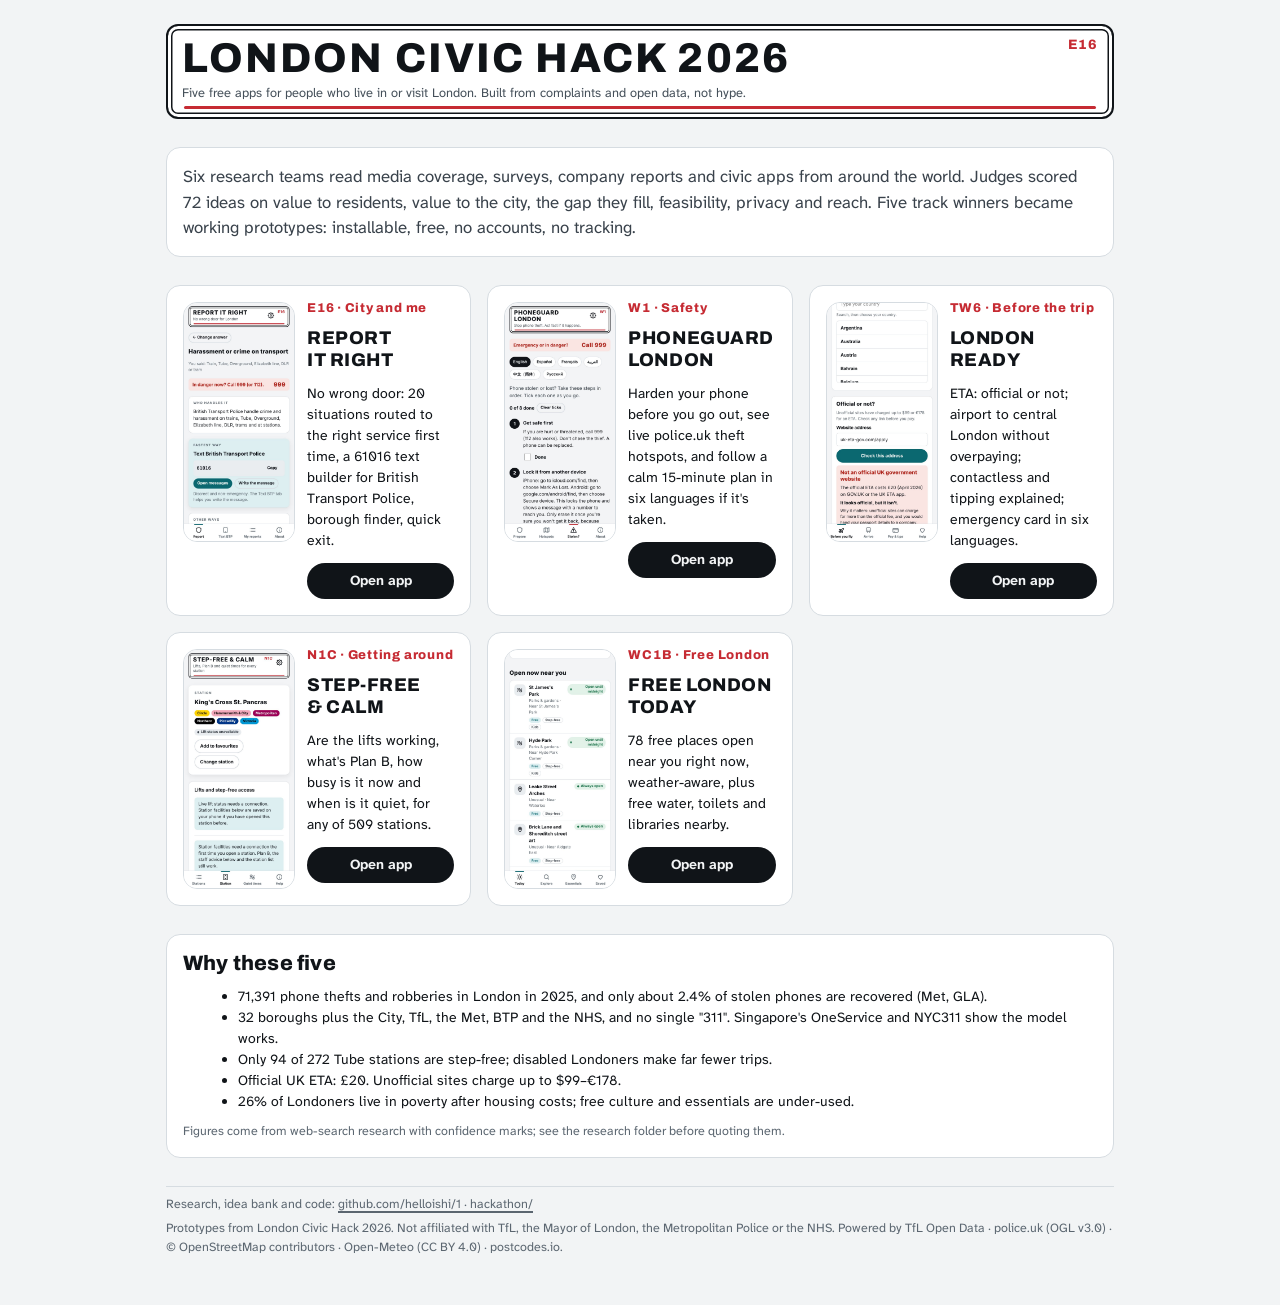
<file: hackathon/index.html>
<!doctype html>
<html lang="en">
<head>
<meta charset="utf-8">
<meta name="viewport" content="width=device-width, initial-scale=1, viewport-fit=cover">
<title>London Civic Hack 2026</title>
<meta name="description" content="Five free, open-data mobile web apps for Londoners and visitors, chosen from 72 evidence-based ideas.">
<meta name="theme-color" content="#F2F4F5" media="(prefers-color-scheme: light)">
<meta name="theme-color" content="#0C1013" media="(prefers-color-scheme: dark)">
<link rel="preconnect" href="https://fonts.googleapis.com">
<link rel="preconnect" href="https://fonts.gstatic.com" crossorigin>
<link rel="stylesheet" href="https://fonts.googleapis.com/css2?family=Archivo:wght@600;700;800&display=swap">
<link rel="stylesheet" href="https://fonts.googleapis.com/css2?family=Atkinson+Hyperlegible+Next:wght@400;700&display=swap">
<link rel="stylesheet" href="apps/shared/civic.css">
<style>
  .hub { max-width: 980px; margin: 0 auto; padding-left: max(16px, env(safe-area-inset-left, 0px)); padding-right: max(16px, env(safe-area-inset-right, 0px)); padding-block: 24px 48px; display: grid; gap: 28px; }
  .plate h1 { font-size: clamp(1.6rem, 5vw, 2.6rem); }
  .grid { display: grid; grid-template-columns: repeat(auto-fit, minmax(270px, 1fr)); gap: 16px; }
  .app-card { display: grid; gap: 12px; grid-template-columns: 112px minmax(0, 1fr); align-items: start; }
  .app-card img { width: 112px; height: auto; border-radius: 14px; border: 1px solid var(--line); background: var(--surface-2); }
  .app-card .district { font: 800 .8rem/1 var(--font-display); color: var(--plate-red); letter-spacing: .06em; }
  .app-card h2 { font-size: 1.15rem; text-transform: uppercase; letter-spacing: .03em; }
  .why { display: grid; gap: 10px; }
  .why li { margin-left: 1.1em; }
</style>
</head>
<body>
<main class="hub">
  <header class="plate">
    <div><h1>London Civic Hack 2026</h1><p class="plate-sub">Five free apps for people who live in or visit London. Built from complaints and open data, not hype.</p></div>
    <span class="district">E16</span>
  </header>

  <section class="card">
    <p class="lead">Six research teams read media coverage, surveys, company reports and civic apps from around the world. Judges scored 72 ideas on value to residents, value to the city, the gap they fill, feasibility, privacy and reach. Five track winners became working prototypes: installable, free, no accounts, no tracking.</p>
  </section>

  <section class="grid" aria-label="Prototypes">
    <article class="card app-card">
      <img src="demo/shots/report-result.jpg" alt="Report It Right result card" width="112" height="242" loading="lazy">
      <div class="stack"><span class="district">E16 · City and me</span><h2>Report It Right</h2>
        <p class="small">No wrong door: 20 situations routed to the right service first time, a 61016 text builder for British Transport Police, borough finder, quick exit.</p>
        <a class="btn btn-primary btn-sm" href="apps/report-it/">Open app</a></div>
    </article>
    <article class="card app-card">
      <img src="demo/shots/phoneguard-stolen.jpg" alt="PhoneGuard stolen-phone plan" width="112" height="242" loading="lazy">
      <div class="stack"><span class="district">W1 · Safety</span><h2>PhoneGuard London</h2>
        <p class="small">Harden your phone before you go out, see live police.uk theft hotspots, and follow a calm 15-minute plan in six languages if it's taken.</p>
        <a class="btn btn-primary btn-sm" href="apps/phoneguard/">Open app</a></div>
    </article>
    <article class="card app-card">
      <img src="demo/shots/ready-eta-check.jpg" alt="London Ready ETA link checker" width="112" height="242" loading="lazy">
      <div class="stack"><span class="district">TW6 · Before the trip</span><h2>London Ready</h2>
        <p class="small">ETA: official or not; airport to central London without overpaying; contactless and tipping explained; emergency card in six languages.</p>
        <a class="btn btn-primary btn-sm" href="apps/london-ready/">Open app</a></div>
    </article>
    <article class="card app-card">
      <img src="demo/shots/stepfree-station.jpg" alt="Step-Free and Calm station card" width="112" height="242" loading="lazy">
      <div class="stack"><span class="district">N1C · Getting around</span><h2>Step-Free &amp; Calm</h2>
        <p class="small">Are the lifts working, what's Plan B, how busy is it now and when is it quiet, for any of 509 stations.</p>
        <a class="btn btn-primary btn-sm" href="apps/step-free/">Open app</a></div>
    </article>
    <article class="card app-card">
      <img src="demo/shots/free-today.jpg" alt="Free London Today list of places open now" width="112" height="242" loading="lazy">
      <div class="stack"><span class="district">WC1B · Free London</span><h2>Free London Today</h2>
        <p class="small">78 free places open near you right now, weather-aware, plus free water, toilets and libraries nearby.</p>
        <a class="btn btn-primary btn-sm" href="apps/free-london/">Open app</a></div>
    </article>
  </section>

  <section class="card why">
    <h2>Why these five</h2>
    <ul class="small">
      <li>71,391 phone thefts and robberies in London in 2025, and only about 2.4% of stolen phones are recovered (Met, GLA).</li>
      <li>32 boroughs plus the City, TfL, the Met, BTP and the NHS, and no single "311". Singapore's OneService and NYC311 show the model works.</li>
      <li>Only 94 of 272 Tube stations are step-free; disabled Londoners make far fewer trips.</li>
      <li>Official UK ETA: £20. Unofficial sites charge up to $99–€178.</li>
      <li>26% of Londoners live in poverty after housing costs; free culture and essentials are under-used.</li>
    </ul>
    <p class="tiny muted">Figures come from web-search research with confidence marks; see the research folder before quoting them.</p>
  </section>

  <footer class="foot">
    <p>Research, idea bank and code: <a href="https://github.com/helloishi/1/tree/claude/optimistic-brown-m222fd/hackathon">github.com/helloishi/1 · hackathon/</a></p>
    <p>Prototypes from London Civic Hack 2026. Not affiliated with TfL, the Mayor of London, the Metropolitan Police or the NHS. Powered by TfL Open Data · police.uk (OGL v3.0) · © OpenStreetMap contributors · Open-Meteo (CC BY 4.0) · postcodes.io.</p>
  </footer>
</main>
</body>
</html>
</file>
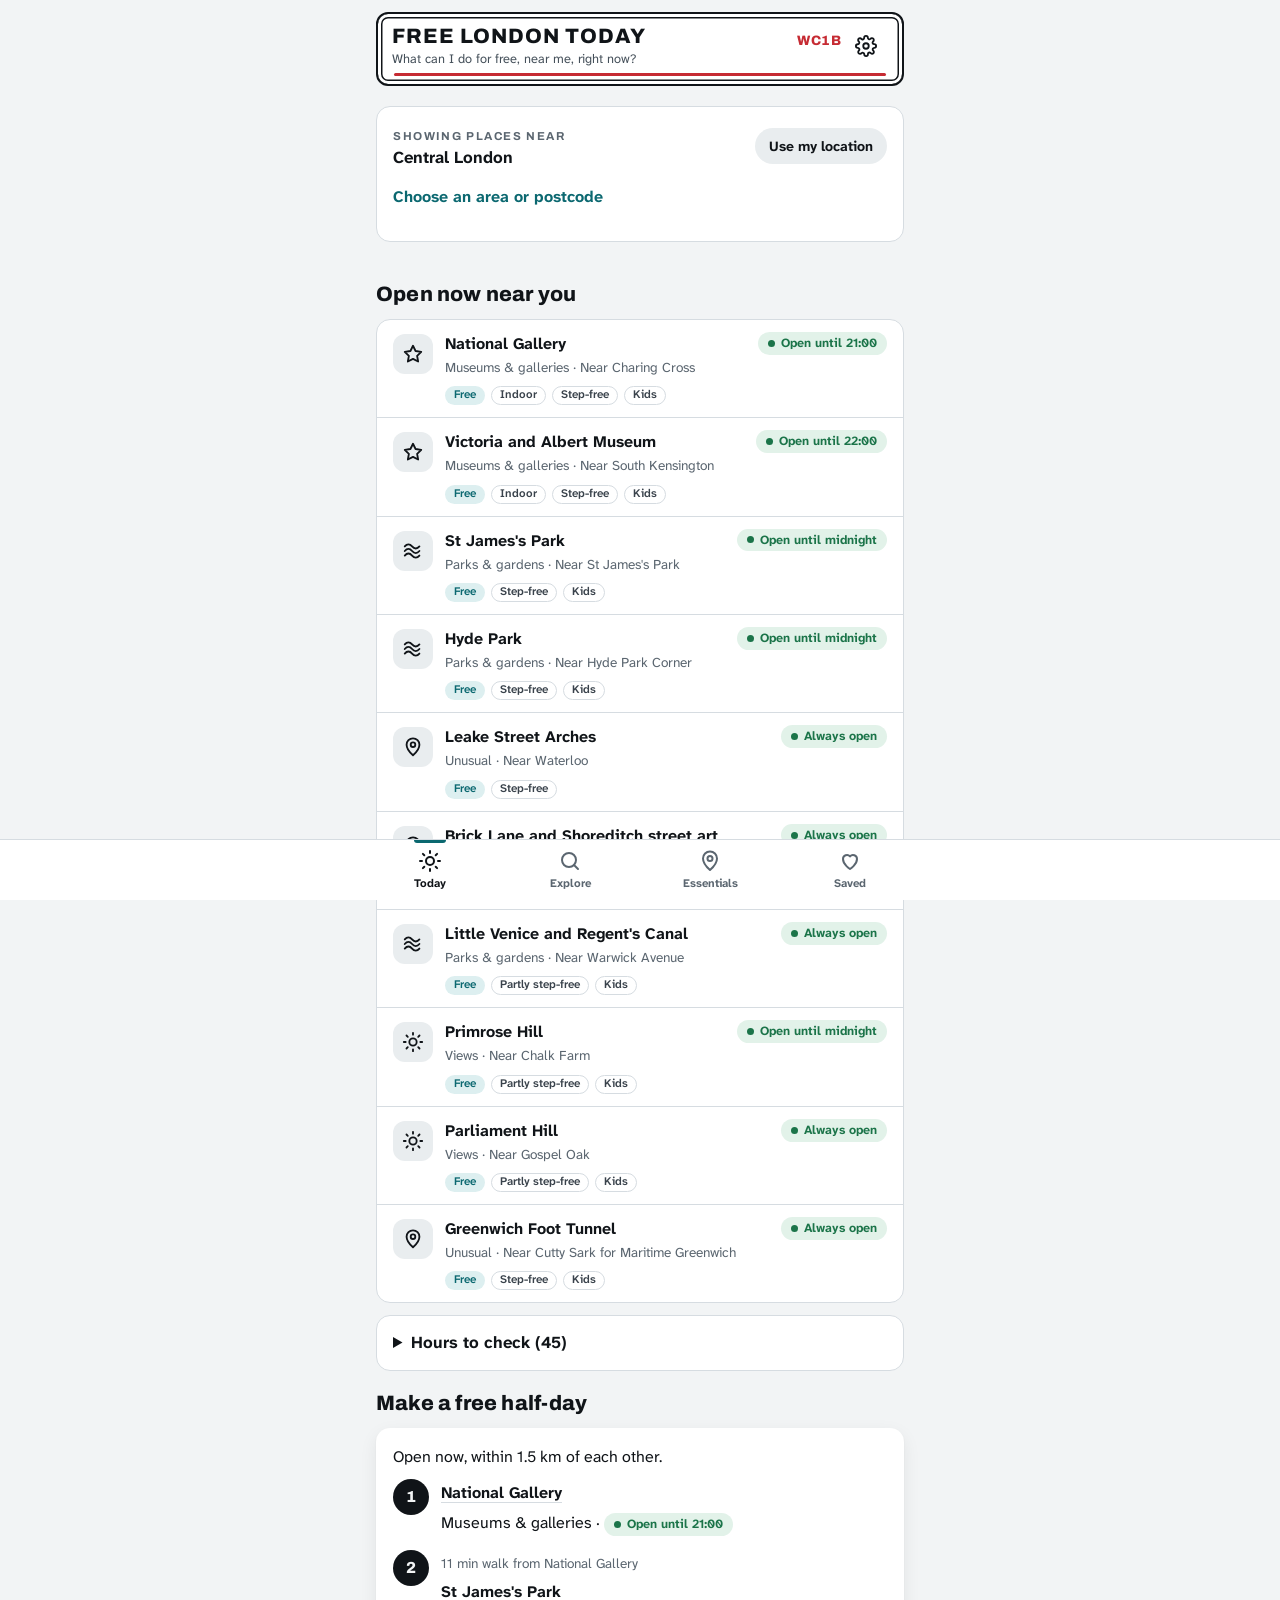
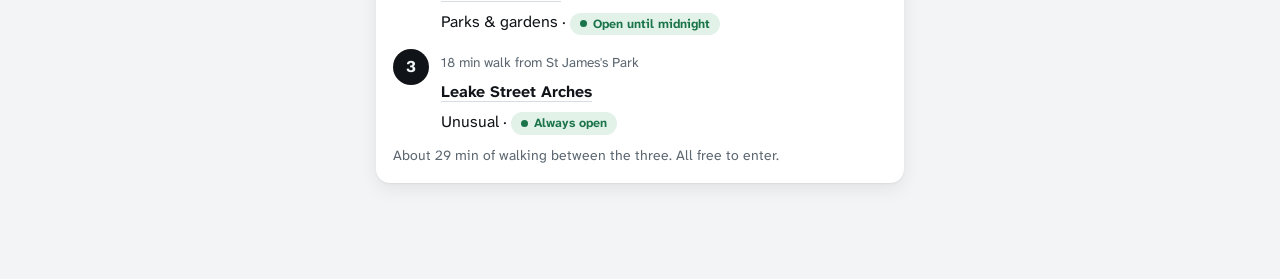
<file: hackathon/apps/free-london/index.html>
<!doctype html>
<html lang="en">
<head>
<meta charset="utf-8">
<meta name="viewport" content="width=device-width, initial-scale=1, viewport-fit=cover">
<title>Free London Today</title>
<meta name="description" content="What can I do for free, near me, right now? Free places, water, toilets and libraries in London.">
<meta name="theme-color" content="#F2F4F5" media="(prefers-color-scheme: light)">
<meta name="theme-color" content="#0C1013" media="(prefers-color-scheme: dark)">
<link rel="manifest" href="manifest.webmanifest">
<link rel="icon" href="icon.svg" type="image/svg+xml">
<link rel="apple-touch-icon" href="icon-180.png">
<link rel="preconnect" href="https://fonts.googleapis.com">
<link rel="preconnect" href="https://fonts.gstatic.com" crossorigin>
<link rel="stylesheet" href="https://fonts.googleapis.com/css2?family=Archivo:wght@600;700;800&display=swap">
<link rel="stylesheet" href="https://fonts.googleapis.com/css2?family=Atkinson+Hyperlegible+Next:wght@400;700&display=swap">
<link rel="stylesheet" href="https://fonts.googleapis.com/css2?family=Atkinson+Hyperlegible+Mono:wght@400;700&display=swap">
<link rel="stylesheet" href="../shared/vendor/leaflet/leaflet.css">
<link rel="stylesheet" href="../shared/civic.css">
<link rel="stylesheet" href="app.css">
</head>
<body>
<a class="skip" href="#main">Skip to content</a>
<main id="main" class="app">
  <header class="plate">
    <div><h1>Free London Today</h1><p class="plate-sub">What can I do for free, near me, right now?</p></div>
    <div class="plate-right">
      <span class="district">WC1B</span>
      <button class="icon-btn" id="open-settings" type="button" aria-label="Settings and About" aria-haspopup="dialog"></button>
    </div>
  </header>

  <div id="offline-banner" class="banner warn" role="status" hidden>You are offline. Saved places and the list of free places still work. Weather and the live map need a connection.</div>

  <section id="view-today" class="stack-lg" aria-labelledby="h-today" hidden>
    <h2 id="h-today" class="sr-only">Today</h2>
    <div class="card" id="where">
      <div class="spread">
        <div class="grow"><span class="eyebrow">Showing places near</span><p class="h3" id="where-label">Central London</p></div>
        <button class="btn btn-sm" id="use-loc" type="button">Use my location</button>
      </div>
      <details class="where-more">
        <summary>Choose an area or postcode</summary>
        <div class="stack where-form">
          <div class="field"><label for="area-pick">Area</label><select class="select" id="area-pick"></select></div>
          <form class="field" id="pc-form" novalidate>
            <label for="pc-input">Postcode</label>
            <div class="cluster nowrap"><input class="input grow" id="pc-input" type="text" inputmode="text" autocomplete="postal-code" placeholder="e.g. WC1B 3DG"><button class="btn btn-sm" type="submit">Go</button></div>
            <p class="hint" id="pc-hint">Postcode lookup needs a connection. Your location stays on your device.</p>
          </form>
        </div>
      </details>
      <p class="small muted" id="loc-note" aria-live="polite"></p>
    </div>
    <div id="weather" aria-live="polite"></div>
    <div class="stack">
      <h2>Open now near you</h2>
      <div id="open-now" class="stack" aria-live="polite"></div>
    </div>
    <div class="stack">
      <h2>Make a free half-day</h2>
      <div id="half-day" class="stack" aria-live="polite"></div>
    </div>
  </section>

  <section id="view-explore" class="stack-lg" aria-labelledby="h-explore" hidden>
    <h2 id="h-explore" class="sr-only">Explore</h2>
    <div class="stack">
      <div class="eyebrow">Filters</div>
      <div class="chips" id="filter-chips" role="group" aria-label="Filters"></div>
      <div class="eyebrow">Categories</div>
      <div class="chips" id="cat-chips" role="group" aria-label="Categories"></div>
    </div>
    <div class="spread">
      <p class="small muted" id="explore-count" aria-live="polite"></p>
      <div class="seg" role="group" aria-label="View as">
        <button type="button" class="seg-btn" id="seg-list" aria-pressed="true">List</button>
        <button type="button" class="seg-btn" id="seg-map" aria-pressed="false">Map</button>
      </div>
    </div>
    <div id="explore-list" class="stack"></div>
    <div id="explore-map-wrap" class="stack" hidden>
      <div id="explore-map" class="map map-tall" role="region" aria-label="Map of free places"></div>
      <p class="small muted" id="map-note"></p>
    </div>
  </section>

  <section id="view-essentials" class="stack-lg" aria-labelledby="h-ess" hidden>
    <h2 id="h-ess">Free essentials</h2>
    <p class="muted" id="ess-where"></p>
    <div class="stack" id="ess-guidance"></div>
    <div class="stack">
      <div class="spread"><h2>Near you now</h2><button class="btn btn-sm" id="ess-reload" type="button">Refresh</button></div>
      <div id="ess-live" class="stack" aria-live="polite"></div>
    </div>
  </section>

  <section id="view-saved" class="stack-lg" aria-labelledby="h-saved" hidden>
    <h2 id="h-saved">Saved places</h2>
    <div id="saved-list" class="stack" aria-live="polite"></div>
  </section>
</main>

<div class="tabbar"><nav aria-label="Sections">
  <a class="tab" href="#today" data-tab="today"><span data-i="sun"></span>Today</a>
  <a class="tab" href="#explore" data-tab="explore"><span data-i="search"></span>Explore</a>
  <a class="tab" href="#essentials" data-tab="essentials"><span data-i="pin"></span>Essentials</a>
  <a class="tab" href="#saved" data-tab="saved"><span data-i="heart"></span>Saved</a>
</nav></div>

<script src="../shared/civic.js"></script>
<script src="../shared/vendor/leaflet/leaflet.js"></script>
<script src="app.js"></script>
</body>
</html>
</file>
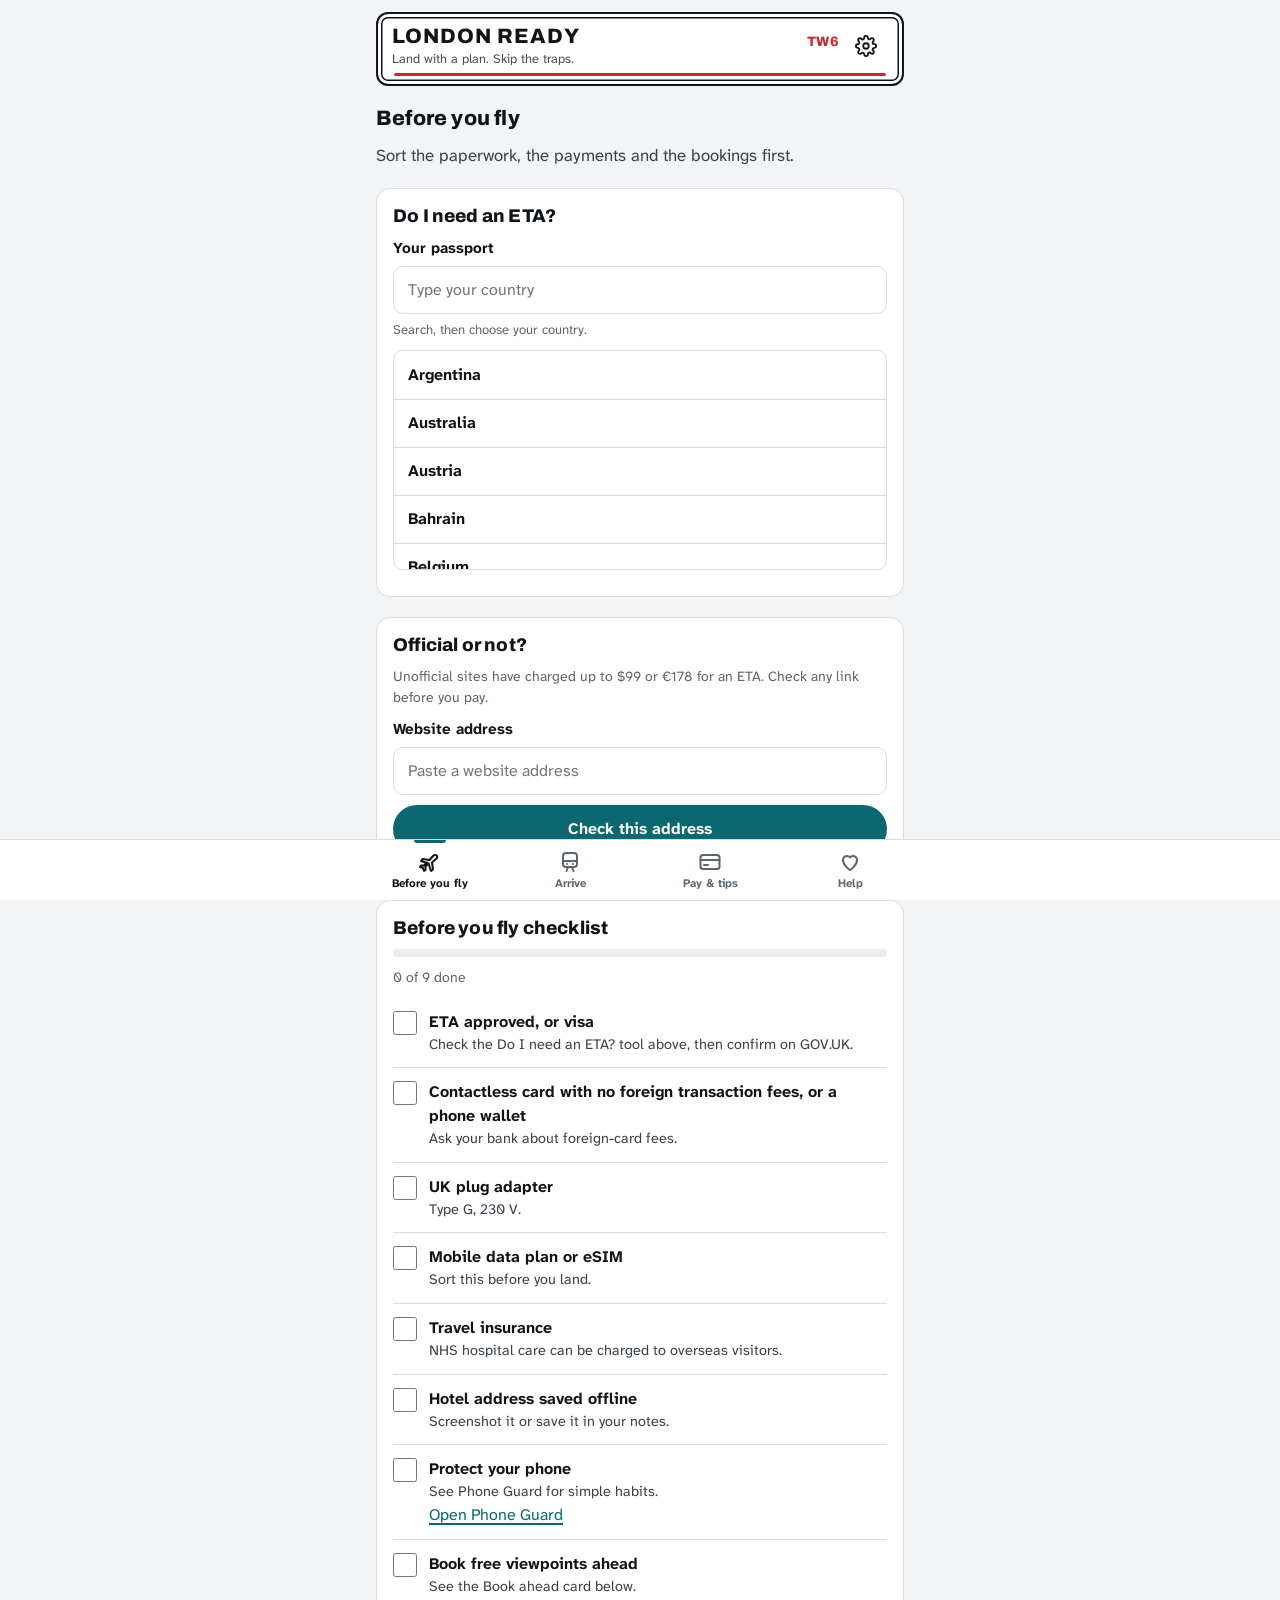
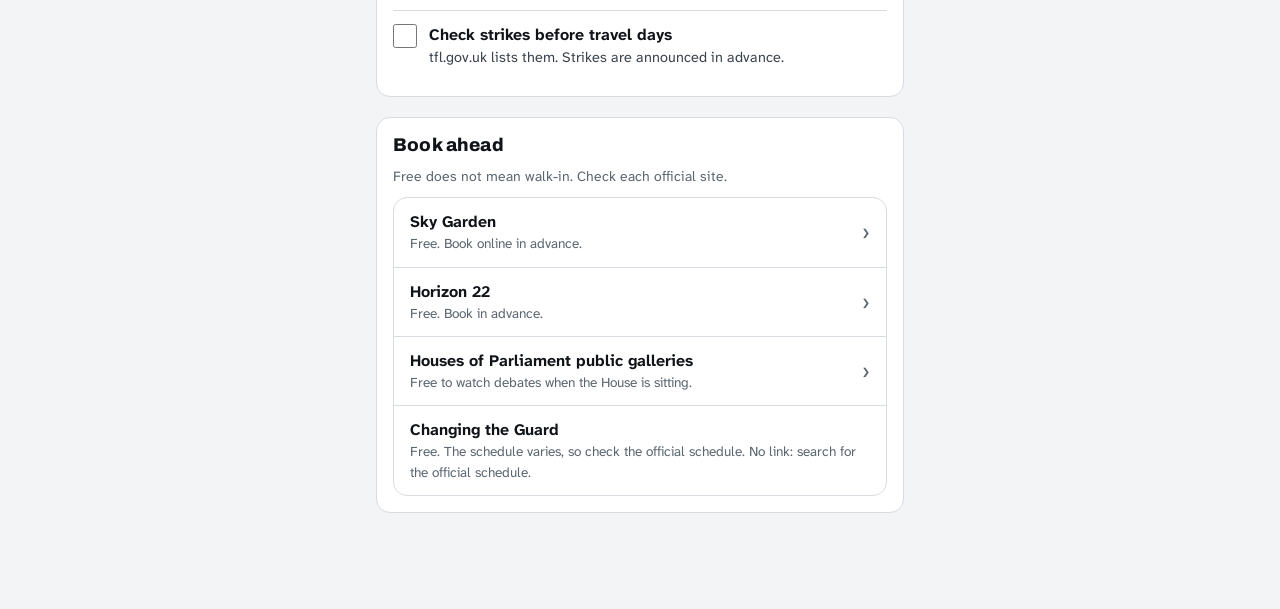
<file: hackathon/apps/london-ready/index.html>
<!doctype html>
<html lang="en">
<head>
<meta charset="utf-8">
<meta name="viewport" content="width=device-width, initial-scale=1, viewport-fit=cover">
<title>London Ready</title>
<meta name="description" content="Before you fly, your first hours in London, paying and getting help. Avoid the traps first-timers fall into.">
<meta name="theme-color" content="#F2F4F5" media="(prefers-color-scheme: light)">
<meta name="theme-color" content="#0C1013" media="(prefers-color-scheme: dark)">
<link rel="manifest" href="manifest.webmanifest">
<link rel="icon" href="icon.svg" type="image/svg+xml">
<link rel="apple-touch-icon" href="icon-180.png">
<link rel="preconnect" href="https://fonts.googleapis.com">
<link rel="preconnect" href="https://fonts.gstatic.com" crossorigin>
<link rel="stylesheet" href="https://fonts.googleapis.com/css2?family=Archivo:wght@600;700;800&display=swap">
<link rel="stylesheet" href="https://fonts.googleapis.com/css2?family=Atkinson+Hyperlegible+Next:wght@400;700&display=swap">
<link rel="stylesheet" href="https://fonts.googleapis.com/css2?family=Atkinson+Hyperlegible+Mono:wght@400;700&display=swap">
<link rel="stylesheet" href="../shared/civic.css">
<link rel="stylesheet" href="app.css">
</head>
<body>
<a class="skip" href="#main">Skip to content</a>
<main id="main" class="app">
  <header class="plate">
    <div><h1>London Ready</h1><p class="plate-sub">Land with a plan. Skip the traps.</p></div>
    <div class="plate-actions">
      <span class="district">TW6</span>
      <button class="icon-btn" id="open-settings" type="button" aria-label="Settings and About"></button>
    </div>
  </header>
  <div class="banner warn" id="offline" hidden role="status"><span>You are offline. Everything saved on your phone still works. Live fares and line status need a connection.</span></div>

  <section id="view-fly" class="stack-lg" aria-label="Before you fly" hidden></section>
  <section id="view-arrive" class="stack-lg" aria-label="Arrive" hidden></section>
  <section id="view-pay" class="stack-lg" aria-label="Pay and tips" hidden></section>
  <section id="view-help" class="stack-lg" aria-label="Help" hidden></section>
</main>
<div class="tabbar"><nav aria-label="Sections">
  <a class="tab" href="#fly" data-tab="fly"><span data-ic="plane"></span>Before you fly</a>
  <a class="tab" href="#arrive" data-tab="arrive"><span data-ic="train"></span>Arrive</a>
  <a class="tab" href="#pay" data-tab="pay"><span data-ic="card"></span>Pay &amp; tips</a>
  <a class="tab" href="#help" data-tab="help"><span data-ic="heart"></span>Help</a>
</nav></div>
<script src="../shared/civic.js"></script>
<script src="app.js"></script>
</body>
</html>
</file>
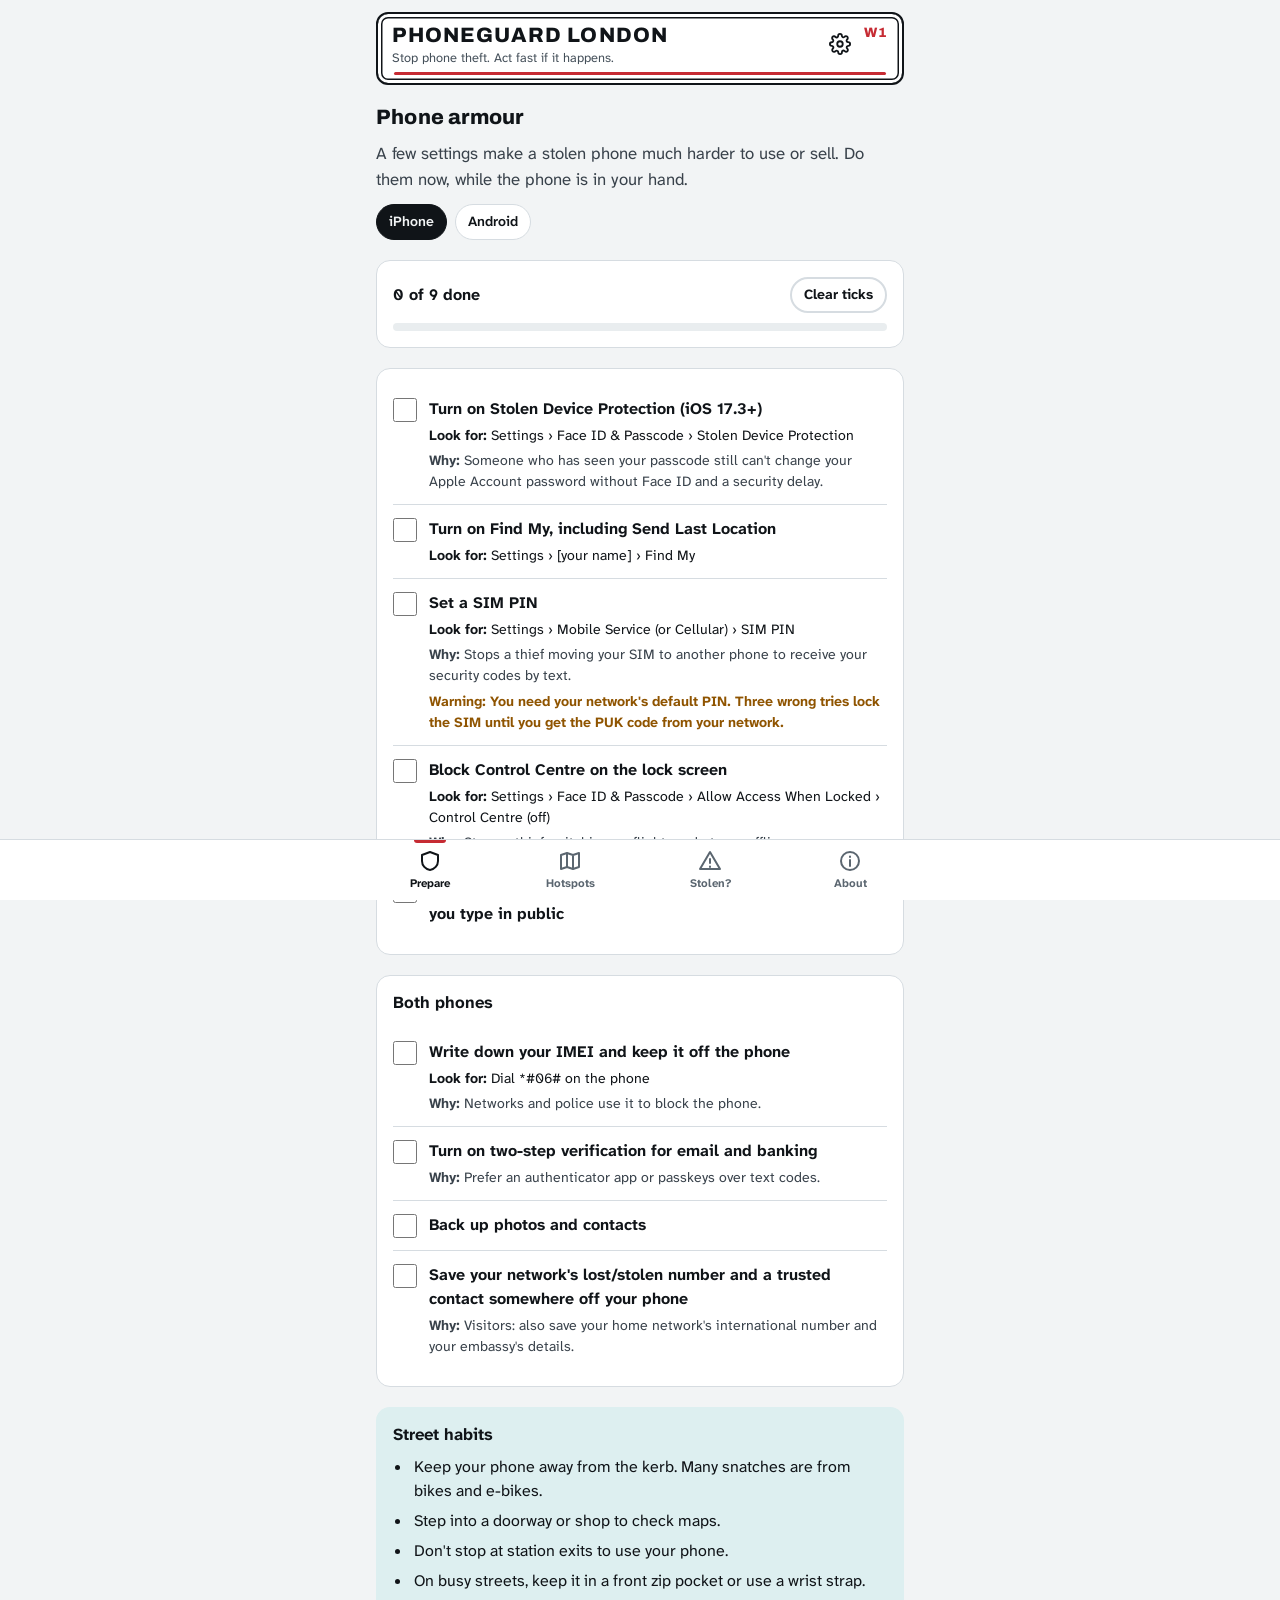
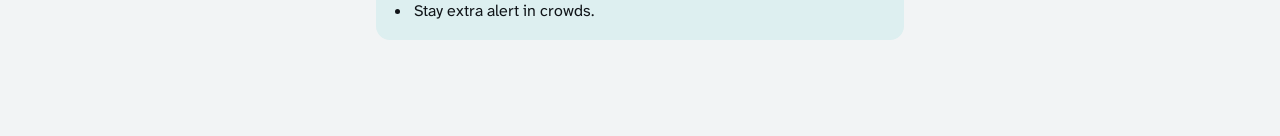
<file: hackathon/apps/phoneguard/index.html>
<!doctype html>
<html lang="en">
<head>
<meta charset="utf-8">
<meta name="viewport" content="width=device-width, initial-scale=1, viewport-fit=cover">
<title>PhoneGuard London</title>
<meta name="description" content="Free phone-theft prevention checklist, live police.uk hotspot map and a step-by-step plan if your phone is stolen in London.">
<meta name="theme-color" content="#F2F4F5" media="(prefers-color-scheme: light)">
<meta name="theme-color" content="#0C1013" media="(prefers-color-scheme: dark)">
<link rel="manifest" href="manifest.webmanifest">
<link rel="icon" href="icon.svg" type="image/svg+xml">
<link rel="apple-touch-icon" href="icon-180.png">
<link rel="preconnect" href="https://fonts.googleapis.com">
<link rel="preconnect" href="https://fonts.gstatic.com" crossorigin>
<link rel="stylesheet" href="https://fonts.googleapis.com/css2?family=Archivo:wght@600;700;800&display=swap">
<link rel="stylesheet" href="https://fonts.googleapis.com/css2?family=Atkinson+Hyperlegible+Next:wght@400;700&display=swap">
<link rel="stylesheet" href="https://fonts.googleapis.com/css2?family=Atkinson+Hyperlegible+Mono:wght@400;700&display=swap">
<link rel="stylesheet" href="../shared/vendor/leaflet/leaflet.css">
<link rel="stylesheet" href="../shared/civic.css">
<link rel="stylesheet" href="app.css">
</head>
<body>
<a class="skip" href="#main">Skip to content</a>
<main id="main" class="app">
  <header class="plate">
    <div><h1>PhoneGuard London</h1><p class="plate-sub">Stop phone theft. Act fast if it happens.</p></div>
    <div class="plate-actions">
      <button class="icon-btn" id="open-settings" type="button" aria-label="Settings" aria-haspopup="dialog"></button>
      <span class="district">W1</span>
    </div>
  </header>

  <div class="banner warn" id="offline" hidden role="status"><span>You are offline. The checklist and the Stolen? steps still work. The map needs a connection.</span></div>

  <section id="view-prepare" aria-labelledby="h-prepare" class="stack-lg" hidden>
    <div class="stack">
      <h2 id="h-prepare">Phone armour</h2>
      <p class="lead">A few settings make a stolen phone much harder to use or sell. Do them now, while the phone is in your hand.</p>
      <div class="chips" role="group" aria-label="Phone type">
        <button class="chip" type="button" data-platform="iphone" aria-pressed="false">iPhone</button>
        <button class="chip" type="button" data-platform="android" aria-pressed="false">Android</button>
      </div>
    </div>
    <div class="card">
      <div class="spread"><strong id="prog-label" aria-live="polite"></strong><button class="btn btn-ghost btn-sm" id="prog-reset" type="button">Clear ticks</button></div>
      <div class="progress" role="progressbar" aria-labelledby="prog-label" aria-valuemin="0" aria-valuemax="100"><span id="prog-bar" style="width:0"></span></div>
    </div>
    <div class="card"><div class="checklist" id="check-platform"></div></div>
    <div class="card"><h3>Both phones</h3><div class="checklist" id="check-both"></div></div>
    <div class="card tint-info"><h3>Street habits</h3><ul class="habits" id="habits"></ul></div>
  </section>

  <section id="view-hotspots" aria-labelledby="h-hot" class="stack-lg" hidden>
    <div class="stack">
      <h2 id="h-hot">Hotspots</h2>
      <div class="field">
        <label for="area">Area</label>
        <select class="select" id="area"></select>
      </div>
      <div class="cluster">
        <button class="btn btn-sm" id="use-loc" type="button">Use my location</button>
        <span class="small muted" id="loc-note" aria-live="polite"></span>
      </div>
      <div class="chips" role="group" aria-label="Report type">
        <button class="chip" type="button" data-layer="theft-from-the-person" aria-pressed="true">Theft from the person</button>
        <button class="chip" type="button" data-layer="robbery" aria-pressed="false">Robbery</button>
      </div>
    </div>
    <div id="hot-status" aria-live="polite"></div>
    <div id="map" class="map" role="region" aria-label="Map of reported theft locations"></div>
    <p class="small muted" id="map-copy"></p>
    <div class="card" id="top-card" hidden><h3>Streets with the most reports</h3><ol class="toplist" id="top-list"></ol></div>
  </section>

  <section id="view-stolen" aria-labelledby="h-stolen" class="stack-lg" hidden>
    <div class="sos"><span>Emergency or in danger?</span><a class="sos-num" href="tel:999" id="sos-call">Call 999</a></div>
    <div class="chips" id="lang-chips" role="group" aria-label="Language"></div>
    <div id="stolen-body" class="stack-lg"></div>
  </section>

  <section id="view-about" aria-labelledby="h-about" class="stack-lg" hidden>
    <h2 id="h-about">About PhoneGuard</h2>
    <div class="card">
      <h3>Why it exists</h3>
      <div class="stack">
        <div><div class="big-number">71,391</div><p class="small">mobile phone thefts and robberies recorded by the Met in London in 2025, down 12.3% from 81,365 in 2024, but up 54% since 2022. <a href="https://www.london.gov.uk/mayor-outlines-major-crackdown-mobile-phone-theft-new-mobile-phone-theft-command-cell-and-ps45m-more" target="_blank" rel="noopener">Mayor of London, Feb 2026</a>.</p></div>
        <div><div class="big-number">£4.5m</div><p class="small">extra funding for a new Mobile Phone Theft Command Cell, set up by the Mayor (Feb 2026, same source).</p></div>
        <div><div class="big-number">about 2.4%</div><p class="small">Of 587,498 phones reported stolen in London from 2017 to Feb 2024, only 13,998 were reported recovered. <a href="https://www.london.gov.uk/met-seizes-hundreds-stolen-phones-thefts-hit-four-year-low" target="_blank" rel="noopener">Reported by the GLA and the Met</a>. Medium confidence.</p></div>
        <div><div class="big-number">about 40%</div><p class="small">of thefts reported to happen in Westminster and the West End, with around 37 victims a day in the West End. Met figures as reported in the press. Medium confidence.</p></div>
      </div>
      <p class="small">PhoneGuard helps in two ways: settings and habits that make theft less rewarding, and a calm plan to block the SIM and phone quickly. Faster blocking cuts resale value and account takeover, and gives police fuller reports.</p>
    </div>
    <div class="card">
      <h3>How the data works</h3>
      <p class="small">The hotspot map uses street-level crime data from police.uk. Your phone asks police.uk directly for the latest published month (usually about two months behind). Reports are grouped by their approximate location. Police.uk moves each report to a nearby anonymous point, so places are not exact. The map shows reports of theft from the person and robbery. Use it to stay alert, not to avoid places.</p>
    </div>
    <div class="card">
      <h3>Privacy</h3>
      <ul class="plain">
        <li>No accounts, no analytics, no cookies, no trackers.</li>
        <li>Your location stays on your phone. It is only used to centre the map. Police.uk receives the map centre point (rounded) to return nearby reports, but not who you are.</li>
        <li>Your ticks, settings and language are saved only in this browser.</li>
      </ul>
    </div>
    <div class="card">
      <h3>Please note</h3>
      <p class="small">This is a prototype. Menu names differ between phone makers and software versions, so look for similar wording. Check each network, bank and police service for the latest advice. If you are in danger, call 999.</p>
      <button class="btn btn-ghost" id="copy-link" type="button">Copy link to this app</button>
    </div>
    <footer class="foot">
      <p>Prototype from London Civic Hack 2026. Not affiliated with TfL, the Mayor of London, the Metropolitan Police or the NHS.</p>
      <p>Contains public sector information licensed under the Open Government Licence v3.0 (police.uk).</p>
      <p>© OpenStreetMap contributors · © CARTO map tiles.</p>
    </footer>
  </section>
</main>

<div class="tabbar"><nav aria-label="Sections" id="tabs"></nav></div>
<script src="../shared/vendor/leaflet/leaflet.js"></script>
<script src="../shared/civic.js"></script>
<script src="app.js"></script>
</body>
</html>
</file>
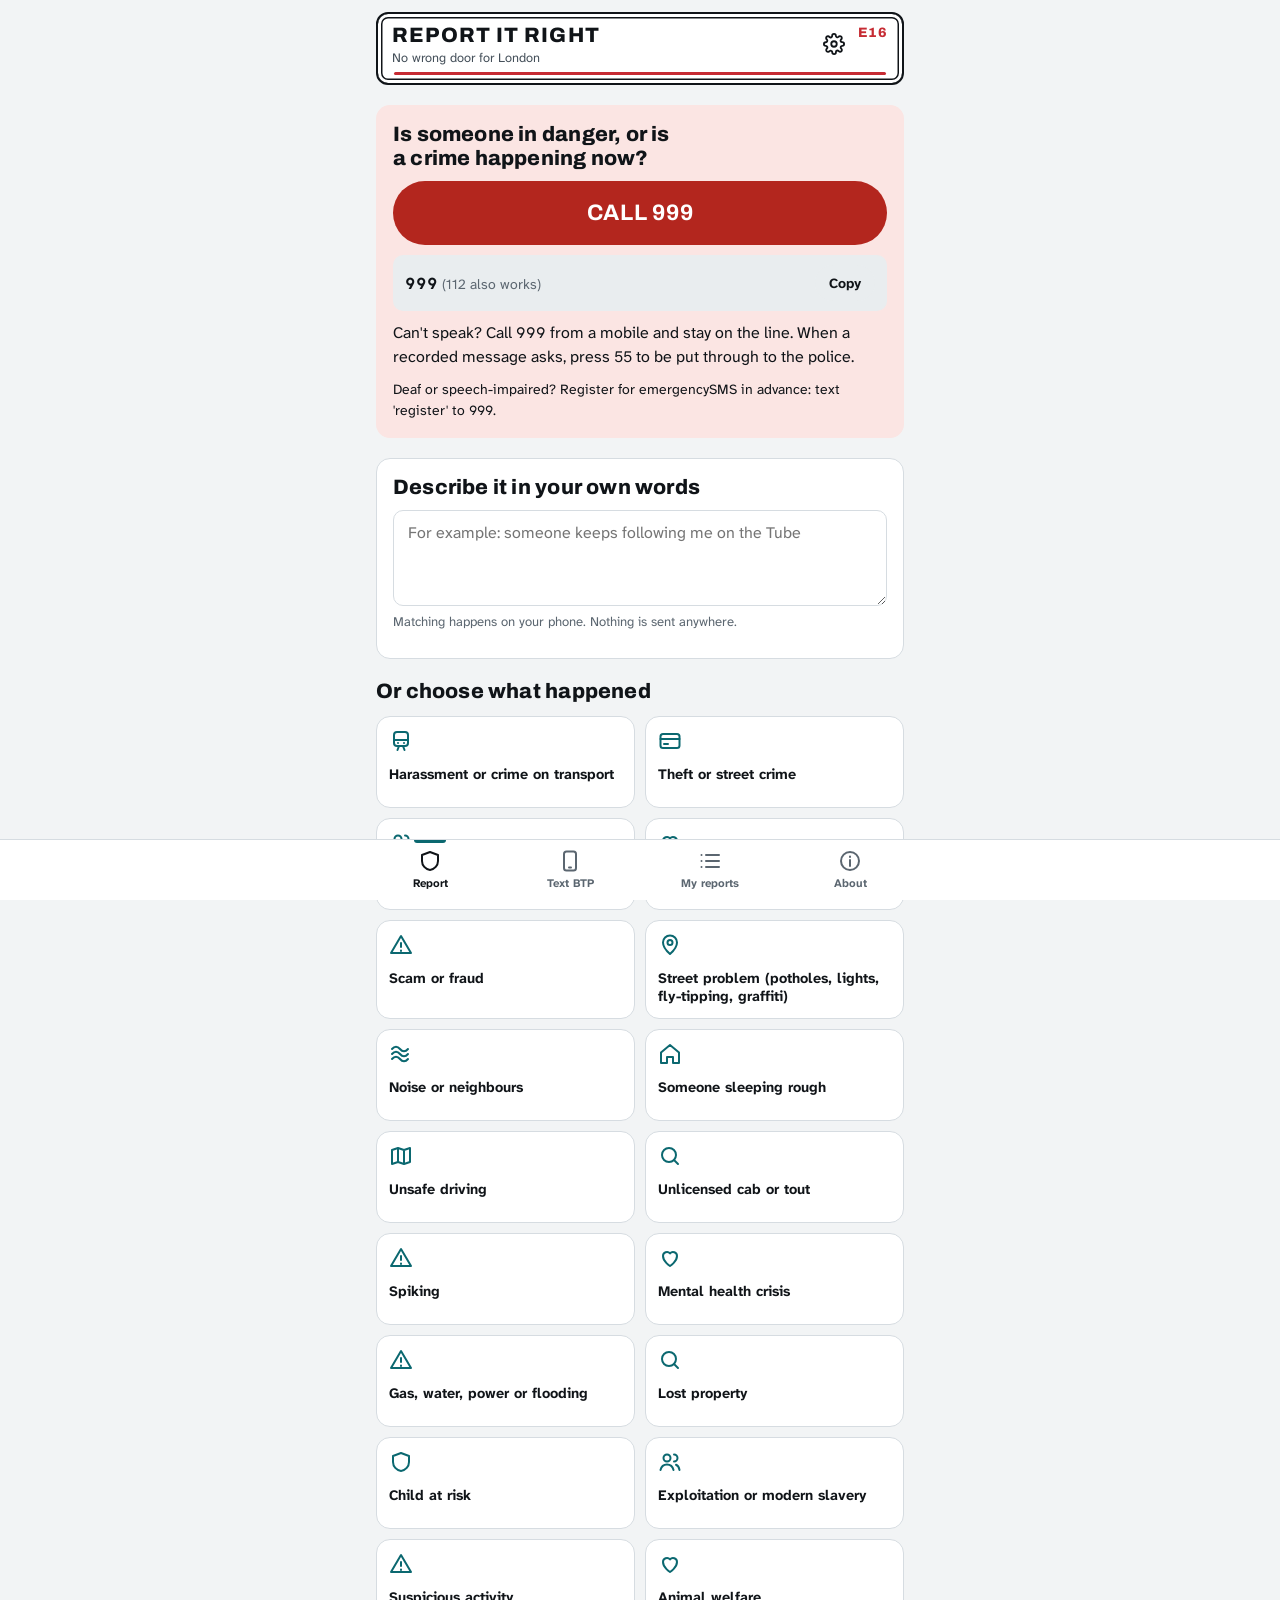
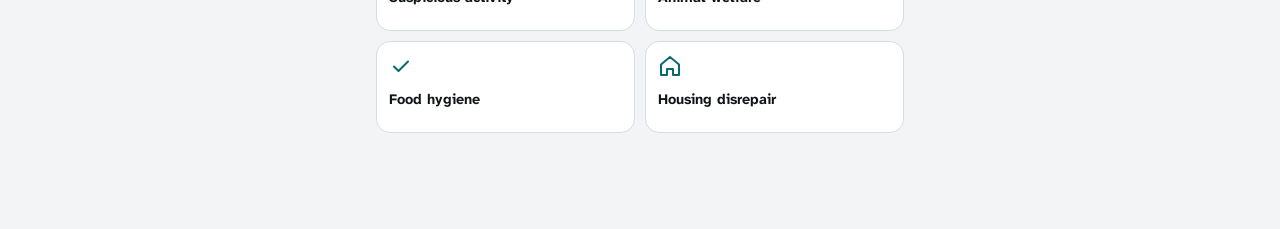
<file: hackathon/apps/report-it/index.html>
<!doctype html>
<html lang="en">
<head>
<meta charset="utf-8">
<meta name="viewport" content="width=device-width, initial-scale=1, viewport-fit=cover">
<title>Report It Right</title>
<meta name="description" content="Send any London problem to the right place first time. No wrong door.">
<meta name="theme-color" content="#F2F4F5" media="(prefers-color-scheme: light)">
<meta name="theme-color" content="#0C1013" media="(prefers-color-scheme: dark)">
<link rel="manifest" href="manifest.webmanifest">
<link rel="icon" href="icon.svg" type="image/svg+xml">
<link rel="apple-touch-icon" href="icon-180.png">
<link rel="preconnect" href="https://fonts.googleapis.com">
<link rel="preconnect" href="https://fonts.gstatic.com" crossorigin>
<link rel="stylesheet" href="https://fonts.googleapis.com/css2?family=Archivo:wght@600;700;800&display=swap">
<link rel="stylesheet" href="https://fonts.googleapis.com/css2?family=Atkinson+Hyperlegible+Next:wght@400;700&display=swap">
<link rel="stylesheet" href="https://fonts.googleapis.com/css2?family=Atkinson+Hyperlegible+Mono:wght@400;700&display=swap">
<link rel="stylesheet" href="../shared/civic.css">
<link rel="stylesheet" href="app.css">
</head>
<body>
<a class="skip" href="#main">Skip to content</a>
<main id="main" class="app">
  <header class="plate">
    <div><h1>Report It Right</h1><p class="plate-sub">No wrong door for London</p></div>
    <div class="plate-actions">
      <button class="icon-btn" id="open-settings" type="button" aria-label="Settings" aria-haspopup="dialog"></button>
      <span class="district">E16</span>
    </div>
  </header>

  <!-- 1. REPORT -->
  <section id="view-report" class="stack-lg" aria-label="Report a problem">
    <div id="home" class="stack-lg">
      <section class="card tint-bad gate" aria-labelledby="gate-h">
        <h2 id="gate-h">Is someone in danger, or is a crime happening now?</h2>
        <a class="btn btn-danger btn-block btn-xl" href="tel:999">Call 999</a>
        <div class="copyline"><span><span class="mono">999</span> <span class="small muted">(112 also works)</span></span><button class="btn btn-sm" type="button" data-copy="999" aria-label="Copy 999">Copy</button></div>
        <p>Can't speak? Call 999 from a mobile and stay on the line. When a recorded message asks, press 55 to be put through to the police.</p>
        <p class="small">Deaf or speech-impaired? Register for emergencySMS in advance: text 'register' to 999.</p>
      </section>

      <section class="card" aria-labelledby="describe-h">
        <h2 id="describe-h">Describe it in your own words</h2>
        <div class="field">
          <label for="describe" class="sr-only">What happened</label>
          <textarea id="describe" class="textarea" rows="3" placeholder="For example: someone keeps following me on the Tube" autocomplete="off"></textarea>
          <p class="hint">Matching happens on your phone. Nothing is sent anywhere.</p>
        </div>
        <div id="suggest" class="stack" aria-live="polite"></div>
        <div id="claude-wrap" hidden class="stack">
          <button id="claude-btn" class="btn btn-ghost btn-block" type="button">Ask Claude to suggest</button>
          <p class="hint">This sends your description to Claude, only when you press the button.</p>
        </div>
      </section>

      <section aria-labelledby="grid-h" class="stack">
        <h2 id="grid-h">Or choose what happened</h2>
        <div id="grid" class="cat-grid"></div>
      </section>
    </div>
    <div id="flow" class="stack-lg" hidden aria-live="polite"></div>
    <div id="data-error" class="banner warn" hidden>The reporting guide could not load. Reload the page. If you are in danger, call 999.</div>
  </section>

  <!-- 2. TEXT BTP -->
  <section id="view-btp" class="stack-lg" hidden aria-label="Text British Transport Police">
    <div class="stack">
      <h2>Text British Transport Police</h2>
      <p class="lead">Build a short, clear message for 61016. It is a discreet text service for non-emergencies on trains, Tube, Overground, Elizabeth line, DLR, trams and at stations.</p>
      <div class="sos"><span>61016 is for non-emergencies. In an emergency call 999.</span><a class="sos-num" href="tel:999">999</a></div>
    </div>
    <form id="btp-form" class="card stack" autocomplete="off" onsubmit="return false">
      <div class="field"><label for="b-what">What happened</label>
        <select id="b-what" class="select">
          <option>Harassment</option><option>Sexual harassment</option><option>Theft</option><option>Violence</option><option>Suspicious item</option><option>Other</option>
        </select></div>
      <div class="field"><label for="b-free">A few words about it (optional)</label>
        <input id="b-free" class="input" type="text" maxlength="100" placeholder="For example: man touching me"></div>
      <div class="field"><label for="b-where">Line or station</label>
        <input id="b-where" class="input" type="text" list="dl-places" placeholder="For example: Central line, or Stratford">
        <datalist id="dl-places"></datalist></div>
      <div class="field"><label for="b-toward">Heading towards (station)</label>
        <input id="b-toward" class="input" type="text" list="dl-stations" placeholder="For example: Epping">
        <datalist id="dl-stations"></datalist></div>
      <div class="field"><label for="b-car">Carriage number</label>
        <input id="b-car" class="input" type="text" inputmode="numeric" maxlength="12" aria-describedby="b-car-h">
        <p class="hint" id="b-car-h">Usually printed on the inside of the carriage, near the doors or at the end.</p></div>
      <div class="field"><label for="b-time">Time (London time)</label>
        <div class="cluster"><input id="b-time" class="input time-input" type="time"><button id="b-now" class="btn btn-sm btn-ghost" type="button">Use time now</button></div></div>
      <div class="field"><label for="b-person">Description of the person (optional)</label>
        <input id="b-person" class="input" type="text" maxlength="100" placeholder="For example: tall, grey hoodie, black rucksack"></div>
    </form>
    <section class="card stack" aria-labelledby="prev-h">
      <h3 id="prev-h">Your message</h3>
      <p id="b-preview" class="sms-preview mono"></p>
      <p id="b-count" class="small muted" aria-live="polite"></p>
      <div class="cluster">
        <button id="b-copy" class="btn btn-accent" type="button">Copy text</button>
        <a id="b-sms" class="btn btn-ghost" href="sms:61016">Open messages</a>
      </div>
      <p class="hint">Copy text always works: paste it into your messages app and send it to 61016. Open messages may not work on every device.</p>
    </section>
  </section>

  <!-- 3. MY REPORTS -->
  <section id="view-reports" class="stack-lg" hidden aria-label="My reports">
    <div class="stack">
      <h2>My reports</h2>
      <p class="lead">A private note of what you reported and where. Saved only on this device.</p>
    </div>
    <div id="rep-list" class="stack"></div>
    <button id="rep-copy" class="btn btn-ghost btn-block" type="button">Copy all as text</button>
  </section>

  <!-- 4. ABOUT -->
  <section id="view-about" class="stack-lg" hidden aria-label="About">
    <div class="stack">
      <h2>About Report It Right</h2>
      <p class="lead">London has no single number for reporting problems. Services are split across 32 boroughs and the City of London, TfL, the Met, British Transport Police, City of London Police, the NHS and utilities. Report It Right sends you to the right one first time.</p>
    </div>
    <section class="card stack">
      <h3>The principle: no wrong door</h3>
      <p>Whatever you choose, you get one clear next step, other ways to report, what to include, and support. You should never need to know who is responsible first.</p>
    </section>
    <section class="card stack">
      <h3>Why this matters</h3>
      <p><strong class="num">4,593</strong> violence against women and girls offences were recorded on the TfL network in 2025, and about 3% led to a charge (London Assembly figures reported in 2026, medium confidence). British Transport Police's discreet text service, 61016, exists, but under-reporting is high.</p>
      <p>Fewer people should give up because they do not know where to go. Better routing can mean fewer misdirected 999 and 101 calls, more reports of under-reported crime and better data. It also works alongside FixMyStreet.</p>
    </section>
    <section class="card stack">
      <h3>It works elsewhere</h3>
      <ul class="plain">
        <li>Singapore OneService: over 620,000 users and 2.5 million+ reports (MND Singapore, 2024).</li>
        <li>NYC311: 36.5 million contacts in 2025, 2.6 million through the app (NYC Mayor's Management Report 2026).</li>
        <li>UK FixMyStreet: over 1.1 million reports in 2025 (SocietyWorks).</li>
      </ul>
      <p class="small muted">London context from the hackathon research synthesis.</p>
    </section>
    <section class="card stack">
      <h3>Who it helps</h3>
      <p>Everyone. Especially women and girls, older people facing scams, LGBTQ+ and faith communities facing hate incidents, newcomers, and people who do not want to phone.</p>
    </section>
    <section class="card tint-info stack">
      <h3>Privacy</h3>
      <p>No accounts, no analytics, no cookies, no trackers. Nothing leaves your phone except the postcode lookup, and only when you ask for it. Your saved reports stay on this device. If you share this phone, you can delete them in My reports.</p>
      <p>The optional "Ask Claude to suggest" button only appears where Claude is available. It sends your description when you press it.</p>
    </section>
    <section class="card tint-warn stack">
      <h3>Disclaimer</h3>
      <p>This is a prototype. It is not an official service and does not send reports for you. Numbers and links can change, and a few are marked "check". In an emergency call 999.</p>
    </section>
    <footer class="foot">
      <p>Prototype from London Civic Hack 2026. Not affiliated with TfL, the Mayor of London, the Metropolitan Police or the NHS.</p>
      <p>Postcode lookup by <a href="https://postcodes.io" target="_blank" rel="noopener">postcodes.io</a>.</p>
    </footer>
  </section>
</main>

<div class="tabbar"><nav aria-label="Sections">
  <a class="tab" href="#report" data-tab="report"><span data-icon="shield"></span>Report</a>
  <a class="tab" href="#btp" data-tab="btp"><span data-icon="phone"></span>Text BTP</a>
  <a class="tab" href="#reports" data-tab="reports"><span data-icon="list"></span>My reports</a>
  <a class="tab" href="#about" data-tab="about"><span data-icon="info"></span>About</a>
</nav></div>
<script src="../shared/civic.js"></script>
<script src="app.js"></script>
</body>
</html>
</file>
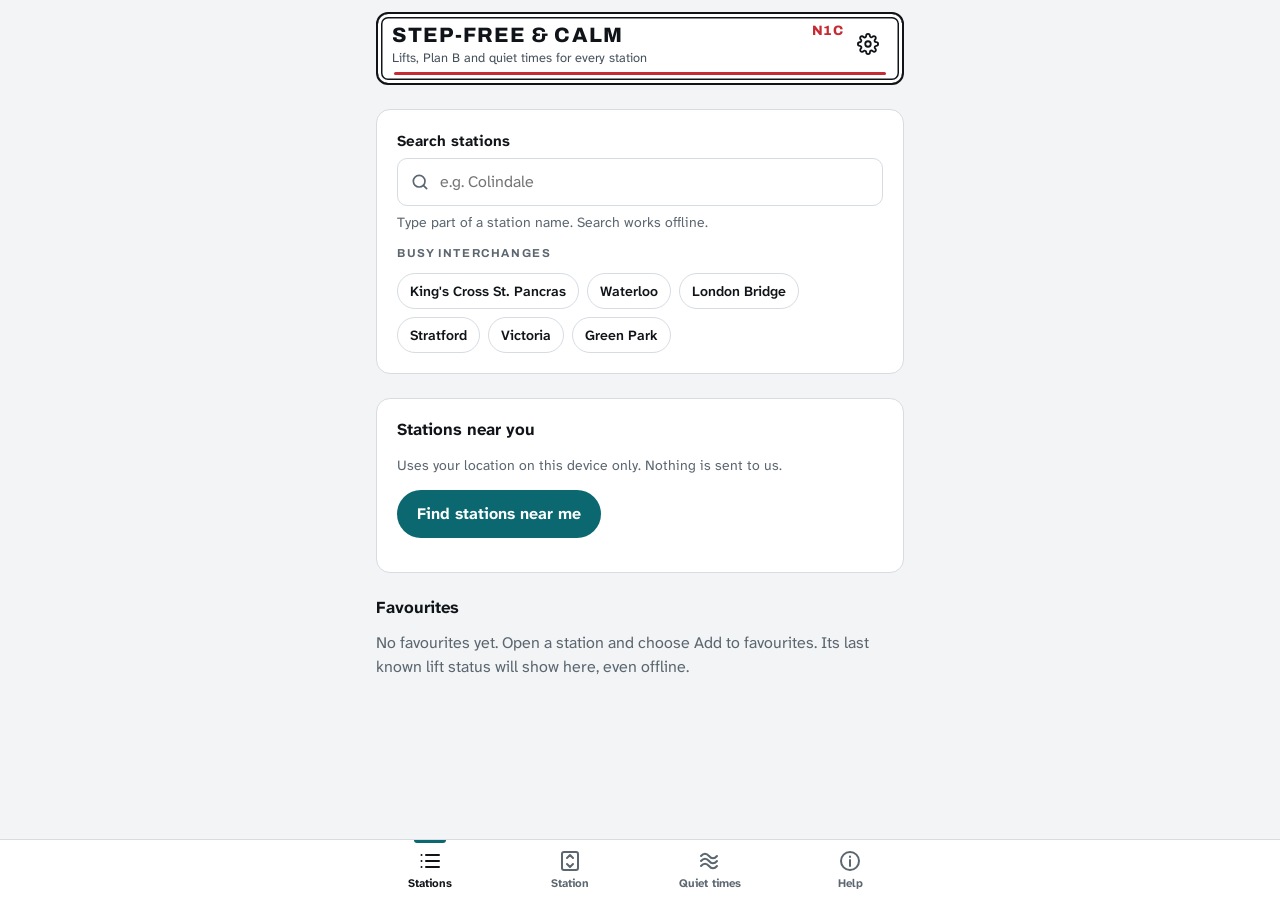
<file: hackathon/apps/step-free/index.html>
<!doctype html>
<html lang="en">
<head>
<meta charset="utf-8">
<meta name="viewport" content="width=device-width, initial-scale=1, viewport-fit=cover">
<title>Step-Free &amp; Calm</title>
<meta name="description" content="Check station lifts, find a step-free Plan B and see when stations are quiet.">
<meta name="theme-color" content="#F2F4F5" media="(prefers-color-scheme: light)">
<meta name="theme-color" content="#0C1013" media="(prefers-color-scheme: dark)">
<link rel="manifest" href="manifest.webmanifest">
<link rel="icon" href="icon.svg" type="image/svg+xml">
<link rel="apple-touch-icon" href="icon-180.png">
<link rel="preconnect" href="https://fonts.googleapis.com">
<link rel="preconnect" href="https://fonts.gstatic.com" crossorigin>
<link rel="stylesheet" href="https://fonts.googleapis.com/css2?family=Archivo:wght@600;700;800&display=swap">
<link rel="stylesheet" href="https://fonts.googleapis.com/css2?family=Atkinson+Hyperlegible+Next:wght@400;700&display=swap">
<link rel="stylesheet" href="https://fonts.googleapis.com/css2?family=Atkinson+Hyperlegible+Mono:wght@400;700&display=swap">
<link rel="stylesheet" href="../shared/civic.css">
<link rel="stylesheet" href="app.css">
</head>
<body>
<a class="skip" href="#main">Skip to content</a>
<main id="main" class="app">
  <header class="plate">
    <div><h1>Step-Free &amp; Calm</h1><p class="plate-sub">Lifts, Plan B and quiet times for every station</p></div>
    <div class="plate-actions">
      <span class="district">N1C</span>
      <button class="icon-btn" id="settings-btn" type="button" aria-label="Settings and about" aria-haspopup="dialog"></button>
    </div>
  </header>
  <div class="banner info" id="offline" hidden role="status"><span>You are offline. Saved stations and favourites still work. Live lift and crowd checks need a connection.</span></div>

  <section id="view-stations" class="stack-lg" aria-labelledby="h-stations">
    <h2 id="h-stations" class="sr-only">Stations</h2>
    <div class="card" id="search-card"></div>
    <div class="card" id="near-card">
      <h3>Stations near you</h3>
      <p class="small muted">Uses your location on this device only. Nothing is sent to us.</p>
      <div><button class="btn btn-accent" id="near-btn" type="button">Find stations near me</button></div>
      <div id="near-out" aria-live="polite"></div>
    </div>
    <div class="stack" id="favs-wrap">
      <h3>Favourites</h3>
      <div id="favs-out"></div>
    </div>
  </section>

  <section id="view-station" class="stack-lg" aria-label="Station" hidden></section>

  <section id="view-quiet" class="stack-lg" aria-labelledby="h-quiet" hidden>
    <div class="stack">
      <h2 id="h-quiet">Quiet times</h2>
      <p class="lead">Pick a station to see when it is usually calmer.</p>
    </div>
    <div class="card" id="quiet-pick"></div>
    <div id="quiet-out" class="stack-lg" aria-live="polite"></div>
    <div class="card">
      <h3>Calm-travel tips</h3>
      <ul class="tips">
        <li>Travel off-peak when you can.</li>
        <li>Every Elizabeth line and DLR station is step-free.</li>
        <li>TfL's free "Please offer me a seat" badge and the Travel Support Card let you show staff what help you need.</li>
        <li>The Sunflower lanyard signals a hidden disability and is widely recognised on UK transport.</li>
      </ul>
    </div>
  </section>

  <section id="view-help" class="stack-lg" aria-labelledby="h-help" hidden>
    <h2 id="h-help">Help</h2>
    <div class="card">
      <h3>Turn-up-and-go assistance</h3>
      <p>Ask any member of staff. They can help you get on and off trains. You do not need to book.</p>
    </div>
    <div class="card">
      <h3>Tell staff about a broken lift</h3>
      <p>Tell a member of staff at the gateline. They can report it and help you plan another step-free route. TfL may arrange other transport if a lift is out.</p>
    </div>
    <div class="card">
      <h3>TfL information</h3>
      <ul class="tips">
        <li><a href="https://tfl.gov.uk/transport-accessibility/" target="_blank" rel="noopener">TfL accessibility information</a></li>
        <li><a href="https://tfl.gov.uk/help-and-contact" target="_blank" rel="noopener">TfL help and contact</a></li>
      </ul>
      <p class="tiny muted">Links open tfl.gov.uk in a new tab.</p>
    </div>
    <div class="card">
      <h3>How the data works, and its limits</h3>
      <ul class="tips">
        <li>Lift and crowding information comes live from TfL's open data, straight to your phone.</li>
        <li>A lift can break between TfL updates. "No lift problems reported" is not a guarantee.</li>
        <li>Busyness shows TfL's typical level at the station gates, not seats on trains.</li>
        <li>Plan B lists nearby stations on the same lines. It is not a checked route.</li>
        <li>When live data is not available, the app says so. It never shows made-up numbers.</li>
      </ul>
    </div>
    <div class="sos"><span>In an emergency</span><a class="sos-num" href="tel:999">999</a></div>
  </section>
</main>
<div class="tabbar"><nav aria-label="Sections" id="tabnav"></nav></div>
<script src="../shared/civic.js"></script>
<script src="app.js"></script>
</body>
</html>
</file>
<file: hackathon/apps/shared/civic.css>
/* London Civic Hack 2026 — shared design kit
   Concept: London street name plates. White enamel plate, black border, signal-red rule
   and a postcode district tag. Body text is Atkinson Hyperlegible Next, a face designed
   for low-vision readers; display is Archivo set like signage. Every color is a token. */

:root {
  --paper: #F2F4F5;
  --surface: #FFFFFF;
  --surface-2: #E9EDEF;
  --ink: #101418;
  --ink-2: #39424B;
  --muted: #5B6670;
  --line: #D6DCE1;
  --signal: #C62B33;
  --thames: #0B6870;
  --accent: var(--signal);
  --on-accent: #FFFFFF;
  --ok: #1B7449;   --ok-bg: #E2F2E9;
  --warn: #8F5400; --warn-bg: #FAEFD9;
  --bad: #B3261E;  --bad-bg: #FBE5E3;
  --info: #0B6870; --info-bg: #DDEFF0;
  --plate: #FFFFFF;
  --plate-ink: #101418;
  --plate-red: #C62B33;
  --plate-sub: #45505A;
  --scrim: rgba(16, 20, 24, .45);
  --shadow: 0 1px 2px rgba(16, 20, 24, .06), 0 6px 18px rgba(16, 20, 24, .07);
  --radius: 14px;
  --radius-sm: 10px;
  --tap: 48px;
  --font-body: "Atkinson Hyperlegible Next", "Atkinson Hyperlegible", system-ui, -apple-system, "Segoe UI", Roboto, Arial, sans-serif;
  --font-display: "Archivo", "Arial Narrow", "Roboto Condensed", system-ui, sans-serif;
  --font-mono: "Atkinson Hyperlegible Mono", ui-monospace, "SFMono-Regular", Menlo, Consolas, monospace;
  color-scheme: light;
}

@media (prefers-color-scheme: dark) {
  :root:not([data-theme="light"]) {
    --paper: #0C1013;
    --surface: #141A1F;
    --surface-2: #1B2228;
    --ink: #E8ECEF;
    --ink-2: #C2CAD1;
    --muted: #94A0AA;
    --line: #28313A;
    --signal: #FF5D66;
    --thames: #4CC1C8;
    --on-accent: #0C1013;
    --ok: #4CC38A;   --ok-bg: #11291C;
    --warn: #F0A43C; --warn-bg: #2C2211;
    --bad: #FF6E64;  --bad-bg: #331718;
    --info: #4CC1C8; --info-bg: #0F2829;
    --plate: #E4E8EB;
    --plate-ink: #0C1013;
    --plate-red: #B8262E;
    --plate-sub: #3B4650;
    --scrim: rgba(0, 0, 0, .6);
    --shadow: none;
    color-scheme: dark;
  }
}
:root[data-theme="dark"] {
  --paper: #0C1013;
  --surface: #141A1F;
  --surface-2: #1B2228;
  --ink: #E8ECEF;
  --ink-2: #C2CAD1;
  --muted: #94A0AA;
  --line: #28313A;
  --signal: #FF5D66;
  --thames: #4CC1C8;
  --on-accent: #0C1013;
  --ok: #4CC38A;   --ok-bg: #11291C;
  --warn: #F0A43C; --warn-bg: #2C2211;
  --bad: #FF6E64;  --bad-bg: #331718;
  --info: #4CC1C8; --info-bg: #0F2829;
  --plate: #E4E8EB;
  --plate-ink: #0C1013;
  --plate-red: #B8262E;
  --plate-sub: #3B4650;
  --scrim: rgba(0, 0, 0, .6);
  --shadow: none;
  color-scheme: dark;
}

:root[data-size="l"] { font-size: 112.5%; }
:root[data-size="xl"] { font-size: 125%; }

*, *::before, *::after { box-sizing: border-box; }
html { -webkit-text-size-adjust: 100%; }
body {
  margin: 0;
  background: var(--paper);
  color: var(--ink);
  font: 400 1rem/1.5 var(--font-body);
  -webkit-font-smoothing: antialiased;
}
img, svg { max-width: 100%; }
a { color: var(--thames); text-underline-offset: 3px; text-decoration-thickness: 1.5px; }
p, h1, h2, h3, h4, ul, ol, figure { margin: 0; }
button, input, select, textarea { font: inherit; color: inherit; }
:focus-visible { outline: 3px solid var(--thames); outline-offset: 2px; border-radius: 6px; }
[hidden] { display: none !important; }

@media (prefers-reduced-motion: reduce) {
  *, *::before, *::after { animation: none !important; transition: none !important; scroll-behavior: auto !important; }
}

/* Layout: one centered column sized for a phone, fixed tab bar at the bottom */
.app {
  max-width: 560px;
  margin: 0 auto;
  padding-left: max(16px, env(safe-area-inset-left, 0px));
  padding-right: max(16px, env(safe-area-inset-right, 0px));
  padding-block: 12px calc(96px + env(safe-area-inset-bottom, 0px));
  display: grid;
  gap: 20px;
}
.app.no-tabs { padding-block-end: calc(32px + env(safe-area-inset-bottom, 0px)); }
.stack { display: grid; gap: 12px; }
.stack-lg { display: grid; gap: 20px; }
.cluster { display: flex; flex-wrap: wrap; gap: 8px; align-items: center; }
.spread { display: flex; justify-content: space-between; align-items: center; gap: 12px; }
.grow { flex: 1; min-width: 0; }

/* Street-plate header */
.plate {
  position: relative;
  display: flex;
  align-items: center;
  justify-content: space-between;
  gap: 12px;
  background: var(--plate);
  color: var(--plate-ink);
  border: 2px solid var(--plate-ink);
  border-radius: 12px;
  padding: 10px 14px 16px;
  box-shadow: inset 0 0 0 3px var(--plate), inset 0 0 0 4.5px var(--plate-ink);
}
.plate::after {
  content: "";
  position: absolute;
  left: 16px; right: 16px; bottom: 8px;
  height: 3px;
  border-radius: 2px;
  background: var(--plate-red);
}
.plate h1 {
  font: 800 1.3rem/1.1 var(--font-display);
  letter-spacing: .05em;
  text-transform: uppercase;
  text-wrap: balance;
}
.plate .plate-sub { font-size: .8rem; line-height: 1.3; color: var(--plate-sub); margin-top: 3px; }
.plate .district {
  font: 800 .85rem/1 var(--font-display);
  color: var(--plate-red);
  letter-spacing: .06em;
  white-space: nowrap;
  align-self: flex-start;
  padding-top: 2px;
}
.plate .plate-actions { display: flex; gap: 4px; align-self: flex-start; }

/* Type */
.eyebrow { font: 700 .72rem/1.2 var(--font-display); letter-spacing: .14em; text-transform: uppercase; color: var(--muted); }
h2, .h2 { font: 800 1.3rem/1.2 var(--font-display); letter-spacing: .01em; text-wrap: balance; }
h3, .h3 { font: 700 1.05rem/1.3 var(--font-body); text-wrap: balance; }
.lead { font-size: 1.05rem; color: var(--ink-2); }
.muted { color: var(--muted); }
.small { font-size: .875rem; }
.tiny { font-size: .78rem; }
.mono { font-family: var(--font-mono); font-variant-numeric: tabular-nums; }
.num { font-variant-numeric: tabular-nums; }
.big-number { font: 800 2.2rem/1 var(--font-display); font-variant-numeric: tabular-nums; letter-spacing: -.01em; }

/* Surfaces */
.card { background: var(--surface); border: 1px solid var(--line); border-radius: var(--radius); padding: 16px; display: grid; gap: 10px; min-width: 0; }
.card.raised { box-shadow: var(--shadow); border-color: transparent; }
.card.tint-info { background: var(--info-bg); border-color: transparent; }
.card.tint-warn { background: var(--warn-bg); border-color: transparent; }
.card.tint-bad { background: var(--bad-bg); border-color: transparent; }
.card.tint-ok { background: var(--ok-bg); border-color: transparent; }
.divider { height: 1px; background: var(--line); border: 0; margin: 4px 0; }

/* Buttons */
.btn {
  display: inline-flex; align-items: center; justify-content: center; gap: 8px;
  min-height: var(--tap); padding: 10px 18px;
  border-radius: 999px; border: 2px solid transparent;
  font: 700 1rem/1.2 var(--font-body);
  text-decoration: none; cursor: pointer; user-select: none;
  background: var(--surface-2); color: var(--ink);
}
.btn:active { transform: translateY(1px); }
.btn-primary { background: var(--ink); color: var(--paper); }
.btn-accent { background: var(--accent); color: var(--on-accent); }
.btn-danger { background: var(--bad); color: #FFFFFF; }
.btn-ghost { background: transparent; border-color: var(--line); color: var(--ink); }
.btn-block { width: 100%; }
.btn-sm { min-height: 36px; padding: 6px 12px; font-size: .875rem; }
.btn[disabled] { opacity: .5; cursor: not-allowed; }
.icon-btn {
  width: 40px; height: 40px; display: inline-grid; place-items: center;
  border-radius: 999px; border: 0; background: transparent; color: inherit; cursor: pointer;
}
.icon-btn svg { width: 22px; height: 22px; }

/* Chips & status pills */
.chips { display: flex; flex-wrap: wrap; gap: 8px; }
.chip {
  min-height: 36px; padding: 6px 12px; border-radius: 999px;
  border: 1.5px solid var(--line); background: var(--surface); color: var(--ink);
  font: 600 .875rem/1.2 var(--font-body); cursor: pointer;
}
.chip[aria-pressed="true"] { background: var(--ink); color: var(--paper); border-color: var(--ink); }
.pill { display: inline-flex; align-items: center; gap: 6px; padding: 3px 10px; border-radius: 999px; font: 700 .78rem/1.35 var(--font-body); white-space: nowrap; }
.pill::before { content: ""; width: 7px; height: 7px; border-radius: 50%; background: currentColor; }
.pill.ok { background: var(--ok-bg); color: var(--ok); }
.pill.warn { background: var(--warn-bg); color: var(--warn); }
.pill.bad { background: var(--bad-bg); color: var(--bad); }
.pill.info { background: var(--info-bg); color: var(--info); }
.pill.neutral { background: var(--surface-2); color: var(--ink-2); }

/* Lists */
.list { display: grid; background: var(--surface); border: 1px solid var(--line); border-radius: var(--radius); overflow: hidden; }
.row {
  display: flex; align-items: center; gap: 12px;
  width: 100%; min-height: 56px; padding: 12px 16px;
  border: 0; border-top: 1px solid var(--line);
  background: none; color: inherit; font: inherit; text-align: left; text-decoration: none; cursor: pointer;
}
.row:first-child { border-top: 0; }
.row:hover { background: var(--surface-2); }
.row .row-title { font-weight: 700; }
.row .row-meta { font-size: .85rem; color: var(--muted); }
.row .chev { color: var(--muted); font-size: 1.4rem; line-height: 1; }
.row-icon { width: 40px; height: 40px; flex: none; border-radius: 12px; display: grid; place-items: center; background: var(--surface-2); color: var(--ink); }
.row-icon svg { width: 22px; height: 22px; }

/* Banners */
.banner { display: flex; gap: 10px; align-items: flex-start; padding: 12px 14px; border-radius: var(--radius-sm); font-size: .95rem; }
.banner.info { background: var(--info-bg); color: var(--ink); }
.banner.warn { background: var(--warn-bg); color: var(--ink); }
.banner.bad { background: var(--bad-bg); color: var(--ink); }
.banner.ok { background: var(--ok-bg); color: var(--ink); }
.banner strong { color: inherit; }

/* Emergency strip, shown in every safety-related app */
.sos {
  display: flex; align-items: center; justify-content: space-between; gap: 12px;
  padding: 10px 14px; border-radius: var(--radius-sm);
  background: var(--bad-bg); color: var(--bad); font-weight: 700;
}
.sos a, .sos button { color: inherit; }
.sos .sos-num { font: 800 1.25rem/1 var(--font-display); letter-spacing: .04em; text-decoration: none; }

/* Forms */
.field { display: grid; gap: 6px; }
.field label { font-weight: 700; font-size: .95rem; }
.field .hint { font-size: .82rem; color: var(--muted); }
.input, .select, .textarea {
  width: 100%; min-height: var(--tap); padding: 10px 14px;
  border: 1.5px solid var(--line); border-radius: var(--radius-sm);
  background: var(--surface); color: var(--ink);
}
.textarea { min-height: 96px; resize: vertical; }
.input:focus, .select:focus, .textarea:focus { border-color: var(--thames); outline: none; box-shadow: 0 0 0 3px var(--info-bg); }
.search { position: relative; }
.search .input { padding-left: 42px; }
.search svg { position: absolute; left: 13px; top: 50%; transform: translateY(-50%); width: 20px; height: 20px; color: var(--muted); pointer-events: none; }

/* Checklists */
.checklist { display: grid; }
.check { display: flex; gap: 12px; align-items: flex-start; padding: 12px 0; border-top: 1px solid var(--line); cursor: pointer; }
.check:first-child { border-top: 0; }
.check input[type="checkbox"] { width: 24px; height: 24px; margin: 1px 0 0; flex: none; accent-color: var(--thames); }
.check .check-title { font-weight: 700; }
.check .check-body { font-size: .9rem; color: var(--ink-2); }
.check input:checked ~ div .check-title { text-decoration: line-through; text-decoration-thickness: 2px; color: var(--muted); }
.progress { height: 8px; border-radius: 999px; background: var(--surface-2); overflow: hidden; }
.progress > span { display: block; height: 100%; background: var(--ok); border-radius: inherit; transition: width .3s ease; }

/* Numbered steps: only for real sequences */
.steps { counter-reset: step; list-style: none; padding: 0; display: grid; gap: 14px; }
.steps > li { counter-increment: step; display: grid; grid-template-columns: 36px 1fr; gap: 12px; align-items: start; }
.steps > li::before {
  content: counter(step);
  width: 36px; height: 36px; border-radius: 50%;
  display: grid; place-items: center;
  background: var(--ink); color: var(--paper);
  font: 800 1rem/1 var(--font-display);
}
.steps > li > div { display: grid; gap: 6px; min-width: 0; padding-top: 6px; }

/* Bottom tab bar */
.tabbar {
  position: fixed; left: 0; right: 0; bottom: 0; z-index: 30;
  background: var(--surface); border-top: 1px solid var(--line);
  padding-bottom: env(safe-area-inset-bottom, 0px);
  padding-left: max(4px, env(safe-area-inset-left, 0px));
  padding-right: max(4px, env(safe-area-inset-right, 0px));
}
.tabbar nav { max-width: 560px; margin: 0 auto; display: grid; grid-auto-flow: column; grid-auto-columns: 1fr; }
.tab {
  position: relative; display: grid; justify-items: center; gap: 3px;
  min-height: 60px; padding: 9px 2px 8px;
  border: 0; background: none; color: var(--muted);
  font: 700 .72rem/1.1 var(--font-body); text-decoration: none; cursor: pointer;
}
.tab svg { width: 24px; height: 24px; }
.tab[aria-current="page"] { color: var(--ink); }
.tab[aria-current="page"]::before {
  content: ""; position: absolute; top: 0; left: 50%; transform: translateX(-50%);
  width: 32px; height: 3px; border-radius: 0 0 3px 3px; background: var(--accent);
}

/* Bottom sheet / dialog */
.sheet-backdrop { position: fixed; inset: 0; background: var(--scrim); z-index: 40; }
.sheet {
  position: fixed; left: 0; right: 0; bottom: 0; z-index: 41;
  max-height: 88vh; overflow: auto;
  background: var(--surface); border-radius: 20px 20px 0 0;
  padding: 20px max(16px, env(safe-area-inset-right, 0px)) calc(24px + env(safe-area-inset-bottom, 0px)) max(16px, env(safe-area-inset-left, 0px));
  display: grid; gap: 14px;
}
.sheet > * { max-width: 528px; width: 100%; margin-inline: auto; }

/* Toast */
.toast {
  position: fixed; left: 50%; transform: translateX(-50%);
  bottom: calc(84px + env(safe-area-inset-bottom, 0px)); z-index: 60;
  max-width: calc(100% - 32px); padding: 10px 18px; border-radius: 999px;
  background: var(--ink); color: var(--paper); font-weight: 700; box-shadow: var(--shadow);
}

/* Map container (Leaflet) */
.map { height: 320px; border-radius: var(--radius); overflow: hidden; border: 1px solid var(--line); background: var(--surface-2); }
.leaflet-container { font: inherit; }

/* Copyable value (phone numbers, codes) */
.copyline { display: flex; align-items: center; gap: 10px; justify-content: space-between; padding: 10px 12px; border-radius: var(--radius-sm); background: var(--surface-2); }
.copyline .mono { font-size: 1.05rem; font-weight: 700; }

/* Footer */
.foot { display: grid; gap: 6px; font-size: .78rem; color: var(--muted); padding-top: 8px; border-top: 1px solid var(--line); }
.foot a { color: inherit; }

.sr-only { position: absolute; width: 1px; height: 1px; padding: 0; margin: -1px; overflow: hidden; clip: rect(0 0 0 0); white-space: nowrap; border: 0; }
.skip { position: absolute; left: 8px; top: -60px; z-index: 100; background: var(--ink); color: var(--paper); padding: 8px 12px; border-radius: 8px; }
.skip:focus { top: 8px; }
</file>
<file: hackathon/apps/shared/vendor/leaflet/leaflet.css>
/* required styles */

.leaflet-pane,
.leaflet-tile,
.leaflet-marker-icon,
.leaflet-marker-shadow,
.leaflet-tile-container,
.leaflet-pane > svg,
.leaflet-pane > canvas,
.leaflet-zoom-box,
.leaflet-image-layer,
.leaflet-layer {
	position: absolute;
	left: 0;
	top: 0;
	}
.leaflet-container {
	overflow: hidden;
	}
.leaflet-tile,
.leaflet-marker-icon,
.leaflet-marker-shadow {
	-webkit-user-select: none;
	   -moz-user-select: none;
	        user-select: none;
	  -webkit-user-drag: none;
	}
/* Prevents IE11 from highlighting tiles in blue */
.leaflet-tile::selection {
	background: transparent;
}
/* Safari renders non-retina tile on retina better with this, but Chrome is worse */
.leaflet-safari .leaflet-tile {
	image-rendering: -webkit-optimize-contrast;
	}
/* hack that prevents hw layers "stretching" when loading new tiles */
.leaflet-safari .leaflet-tile-container {
	width: 1600px;
	height: 1600px;
	-webkit-transform-origin: 0 0;
	}
.leaflet-marker-icon,
.leaflet-marker-shadow {
	display: block;
	}
/* .leaflet-container svg: reset svg max-width decleration shipped in Joomla! (joomla.org) 3.x */
/* .leaflet-container img: map is broken in FF if you have max-width: 100% on tiles */
.leaflet-container .leaflet-overlay-pane svg {
	max-width: none !important;
	max-height: none !important;
	}
.leaflet-container .leaflet-marker-pane img,
.leaflet-container .leaflet-shadow-pane img,
.leaflet-container .leaflet-tile-pane img,
.leaflet-container img.leaflet-image-layer,
.leaflet-container .leaflet-tile {
	max-width: none !important;
	max-height: none !important;
	width: auto;
	padding: 0;
	}

.leaflet-container img.leaflet-tile {
	/* See: https://bugs.chromium.org/p/chromium/issues/detail?id=600120 */
	mix-blend-mode: plus-lighter;
}

.leaflet-container.leaflet-touch-zoom {
	-ms-touch-action: pan-x pan-y;
	touch-action: pan-x pan-y;
	}
.leaflet-container.leaflet-touch-drag {
	-ms-touch-action: pinch-zoom;
	/* Fallback for FF which doesn't support pinch-zoom */
	touch-action: none;
	touch-action: pinch-zoom;
}
.leaflet-container.leaflet-touch-drag.leaflet-touch-zoom {
	-ms-touch-action: none;
	touch-action: none;
}
.leaflet-container {
	-webkit-tap-highlight-color: transparent;
}
.leaflet-container a {
	-webkit-tap-highlight-color: rgba(51, 181, 229, 0.4);
}
.leaflet-tile {
	filter: inherit;
	visibility: hidden;
	}
.leaflet-tile-loaded {
	visibility: inherit;
	}
.leaflet-zoom-box {
	width: 0;
	height: 0;
	-moz-box-sizing: border-box;
	     box-sizing: border-box;
	z-index: 800;
	}
/* workaround for https://bugzilla.mozilla.org/show_bug.cgi?id=888319 */
.leaflet-overlay-pane svg {
	-moz-user-select: none;
	}

.leaflet-pane         { z-index: 400; }

.leaflet-tile-pane    { z-index: 200; }
.leaflet-overlay-pane { z-index: 400; }
.leaflet-shadow-pane  { z-index: 500; }
.leaflet-marker-pane  { z-index: 600; }
.leaflet-tooltip-pane   { z-index: 650; }
.leaflet-popup-pane   { z-index: 700; }

.leaflet-map-pane canvas { z-index: 100; }
.leaflet-map-pane svg    { z-index: 200; }

.leaflet-vml-shape {
	width: 1px;
	height: 1px;
	}
.lvml {
	behavior: url(#default#VML);
	display: inline-block;
	position: absolute;
	}


/* control positioning */

.leaflet-control {
	position: relative;
	z-index: 800;
	pointer-events: visiblePainted; /* IE 9-10 doesn't have auto */
	pointer-events: auto;
	}
.leaflet-top,
.leaflet-bottom {
	position: absolute;
	z-index: 1000;
	pointer-events: none;
	}
.leaflet-top {
	top: 0;
	}
.leaflet-right {
	right: 0;
	}
.leaflet-bottom {
	bottom: 0;
	}
.leaflet-left {
	left: 0;
	}
.leaflet-control {
	float: left;
	clear: both;
	}
.leaflet-right .leaflet-control {
	float: right;
	}
.leaflet-top .leaflet-control {
	margin-top: 10px;
	}
.leaflet-bottom .leaflet-control {
	margin-bottom: 10px;
	}
.leaflet-left .leaflet-control {
	margin-left: 10px;
	}
.leaflet-right .leaflet-control {
	margin-right: 10px;
	}


/* zoom and fade animations */

.leaflet-fade-anim .leaflet-popup {
	opacity: 0;
	-webkit-transition: opacity 0.2s linear;
	   -moz-transition: opacity 0.2s linear;
	        transition: opacity 0.2s linear;
	}
.leaflet-fade-anim .leaflet-map-pane .leaflet-popup {
	opacity: 1;
	}
.leaflet-zoom-animated {
	-webkit-transform-origin: 0 0;
	    -ms-transform-origin: 0 0;
	        transform-origin: 0 0;
	}
svg.leaflet-zoom-animated {
	will-change: transform;
}

.leaflet-zoom-anim .leaflet-zoom-animated {
	-webkit-transition: -webkit-transform 0.25s cubic-bezier(0,0,0.25,1);
	   -moz-transition:    -moz-transform 0.25s cubic-bezier(0,0,0.25,1);
	        transition:         transform 0.25s cubic-bezier(0,0,0.25,1);
	}
.leaflet-zoom-anim .leaflet-tile,
.leaflet-pan-anim .leaflet-tile {
	-webkit-transition: none;
	   -moz-transition: none;
	        transition: none;
	}

.leaflet-zoom-anim .leaflet-zoom-hide {
	visibility: hidden;
	}


/* cursors */

.leaflet-interactive {
	cursor: pointer;
	}
.leaflet-grab {
	cursor: -webkit-grab;
	cursor:    -moz-grab;
	cursor:         grab;
	}
.leaflet-crosshair,
.leaflet-crosshair .leaflet-interactive {
	cursor: crosshair;
	}
.leaflet-popup-pane,
.leaflet-control {
	cursor: auto;
	}
.leaflet-dragging .leaflet-grab,
.leaflet-dragging .leaflet-grab .leaflet-interactive,
.leaflet-dragging .leaflet-marker-draggable {
	cursor: move;
	cursor: -webkit-grabbing;
	cursor:    -moz-grabbing;
	cursor:         grabbing;
	}

/* marker & overlays interactivity */
.leaflet-marker-icon,
.leaflet-marker-shadow,
.leaflet-image-layer,
.leaflet-pane > svg path,
.leaflet-tile-container {
	pointer-events: none;
	}

.leaflet-marker-icon.leaflet-interactive,
.leaflet-image-layer.leaflet-interactive,
.leaflet-pane > svg path.leaflet-interactive,
svg.leaflet-image-layer.leaflet-interactive path {
	pointer-events: visiblePainted; /* IE 9-10 doesn't have auto */
	pointer-events: auto;
	}

/* visual tweaks */

.leaflet-container {
	background: #ddd;
	outline-offset: 1px;
	}
.leaflet-container a {
	color: #0078A8;
	}
.leaflet-zoom-box {
	border: 2px dotted #38f;
	background: rgba(255,255,255,0.5);
	}


/* general typography */
.leaflet-container {
	font-family: "Helvetica Neue", Arial, Helvetica, sans-serif;
	font-size: 12px;
	font-size: 0.75rem;
	line-height: 1.5;
	}


/* general toolbar styles */

.leaflet-bar {
	box-shadow: 0 1px 5px rgba(0,0,0,0.65);
	border-radius: 4px;
	}
.leaflet-bar a {
	background-color: #fff;
	border-bottom: 1px solid #ccc;
	width: 26px;
	height: 26px;
	line-height: 26px;
	display: block;
	text-align: center;
	text-decoration: none;
	color: black;
	}
.leaflet-bar a,
.leaflet-control-layers-toggle {
	background-position: 50% 50%;
	background-repeat: no-repeat;
	display: block;
	}
.leaflet-bar a:hover,
.leaflet-bar a:focus {
	background-color: #f4f4f4;
	}
.leaflet-bar a:first-child {
	border-top-left-radius: 4px;
	border-top-right-radius: 4px;
	}
.leaflet-bar a:last-child {
	border-bottom-left-radius: 4px;
	border-bottom-right-radius: 4px;
	border-bottom: none;
	}
.leaflet-bar a.leaflet-disabled {
	cursor: default;
	background-color: #f4f4f4;
	color: #bbb;
	}

.leaflet-touch .leaflet-bar a {
	width: 30px;
	height: 30px;
	line-height: 30px;
	}
.leaflet-touch .leaflet-bar a:first-child {
	border-top-left-radius: 2px;
	border-top-right-radius: 2px;
	}
.leaflet-touch .leaflet-bar a:last-child {
	border-bottom-left-radius: 2px;
	border-bottom-right-radius: 2px;
	}

/* zoom control */

.leaflet-control-zoom-in,
.leaflet-control-zoom-out {
	font: bold 18px 'Lucida Console', Monaco, monospace;
	text-indent: 1px;
	}

.leaflet-touch .leaflet-control-zoom-in, .leaflet-touch .leaflet-control-zoom-out  {
	font-size: 22px;
	}


/* layers control */

.leaflet-control-layers {
	box-shadow: 0 1px 5px rgba(0,0,0,0.4);
	background: #fff;
	border-radius: 5px;
	}
.leaflet-control-layers-toggle {
	background-image: url(images/layers.png);
	width: 36px;
	height: 36px;
	}
.leaflet-retina .leaflet-control-layers-toggle {
	background-image: url(images/layers-2x.png);
	background-size: 26px 26px;
	}
.leaflet-touch .leaflet-control-layers-toggle {
	width: 44px;
	height: 44px;
	}
.leaflet-control-layers .leaflet-control-layers-list,
.leaflet-control-layers-expanded .leaflet-control-layers-toggle {
	display: none;
	}
.leaflet-control-layers-expanded .leaflet-control-layers-list {
	display: block;
	position: relative;
	}
.leaflet-control-layers-expanded {
	padding: 6px 10px 6px 6px;
	color: #333;
	background: #fff;
	}
.leaflet-control-layers-scrollbar {
	overflow-y: scroll;
	overflow-x: hidden;
	padding-right: 5px;
	}
.leaflet-control-layers-selector {
	margin-top: 2px;
	position: relative;
	top: 1px;
	}
.leaflet-control-layers label {
	display: block;
	font-size: 13px;
	font-size: 1.08333em;
	}
.leaflet-control-layers-separator {
	height: 0;
	border-top: 1px solid #ddd;
	margin: 5px -10px 5px -6px;
	}

/* Default icon URLs */
.leaflet-default-icon-path { /* used only in path-guessing heuristic, see L.Icon.Default */
	background-image: url(images/marker-icon.png);
	}


/* attribution and scale controls */

.leaflet-container .leaflet-control-attribution {
	background: #fff;
	background: rgba(255, 255, 255, 0.8);
	margin: 0;
	}
.leaflet-control-attribution,
.leaflet-control-scale-line {
	padding: 0 5px;
	color: #333;
	line-height: 1.4;
	}
.leaflet-control-attribution a {
	text-decoration: none;
	}
.leaflet-control-attribution a:hover,
.leaflet-control-attribution a:focus {
	text-decoration: underline;
	}
.leaflet-attribution-flag {
	display: inline !important;
	vertical-align: baseline !important;
	width: 1em;
	height: 0.6669em;
	}
.leaflet-left .leaflet-control-scale {
	margin-left: 5px;
	}
.leaflet-bottom .leaflet-control-scale {
	margin-bottom: 5px;
	}
.leaflet-control-scale-line {
	border: 2px solid #777;
	border-top: none;
	line-height: 1.1;
	padding: 2px 5px 1px;
	white-space: nowrap;
	-moz-box-sizing: border-box;
	     box-sizing: border-box;
	background: rgba(255, 255, 255, 0.8);
	text-shadow: 1px 1px #fff;
	}
.leaflet-control-scale-line:not(:first-child) {
	border-top: 2px solid #777;
	border-bottom: none;
	margin-top: -2px;
	}
.leaflet-control-scale-line:not(:first-child):not(:last-child) {
	border-bottom: 2px solid #777;
	}

.leaflet-touch .leaflet-control-attribution,
.leaflet-touch .leaflet-control-layers,
.leaflet-touch .leaflet-bar {
	box-shadow: none;
	}
.leaflet-touch .leaflet-control-layers,
.leaflet-touch .leaflet-bar {
	border: 2px solid rgba(0,0,0,0.2);
	background-clip: padding-box;
	}


/* popup */

.leaflet-popup {
	position: absolute;
	text-align: center;
	margin-bottom: 20px;
	}
.leaflet-popup-content-wrapper {
	padding: 1px;
	text-align: left;
	border-radius: 12px;
	}
.leaflet-popup-content {
	margin: 13px 24px 13px 20px;
	line-height: 1.3;
	font-size: 13px;
	font-size: 1.08333em;
	min-height: 1px;
	}
.leaflet-popup-content p {
	margin: 17px 0;
	margin: 1.3em 0;
	}
.leaflet-popup-tip-container {
	width: 40px;
	height: 20px;
	position: absolute;
	left: 50%;
	margin-top: -1px;
	margin-left: -20px;
	overflow: hidden;
	pointer-events: none;
	}
.leaflet-popup-tip {
	width: 17px;
	height: 17px;
	padding: 1px;

	margin: -10px auto 0;
	pointer-events: auto;

	-webkit-transform: rotate(45deg);
	   -moz-transform: rotate(45deg);
	    -ms-transform: rotate(45deg);
	        transform: rotate(45deg);
	}
.leaflet-popup-content-wrapper,
.leaflet-popup-tip {
	background: white;
	color: #333;
	box-shadow: 0 3px 14px rgba(0,0,0,0.4);
	}
.leaflet-container a.leaflet-popup-close-button {
	position: absolute;
	top: 0;
	right: 0;
	border: none;
	text-align: center;
	width: 24px;
	height: 24px;
	font: 16px/24px Tahoma, Verdana, sans-serif;
	color: #757575;
	text-decoration: none;
	background: transparent;
	}
.leaflet-container a.leaflet-popup-close-button:hover,
.leaflet-container a.leaflet-popup-close-button:focus {
	color: #585858;
	}
.leaflet-popup-scrolled {
	overflow: auto;
	}

.leaflet-oldie .leaflet-popup-content-wrapper {
	-ms-zoom: 1;
	}
.leaflet-oldie .leaflet-popup-tip {
	width: 24px;
	margin: 0 auto;

	-ms-filter: "progid:DXImageTransform.Microsoft.Matrix(M11=0.70710678, M12=0.70710678, M21=-0.70710678, M22=0.70710678)";
	filter: progid:DXImageTransform.Microsoft.Matrix(M11=0.70710678, M12=0.70710678, M21=-0.70710678, M22=0.70710678);
	}

.leaflet-oldie .leaflet-control-zoom,
.leaflet-oldie .leaflet-control-layers,
.leaflet-oldie .leaflet-popup-content-wrapper,
.leaflet-oldie .leaflet-popup-tip {
	border: 1px solid #999;
	}


/* div icon */

.leaflet-div-icon {
	background: #fff;
	border: 1px solid #666;
	}


/* Tooltip */
/* Base styles for the element that has a tooltip */
.leaflet-tooltip {
	position: absolute;
	padding: 6px;
	background-color: #fff;
	border: 1px solid #fff;
	border-radius: 3px;
	color: #222;
	white-space: nowrap;
	-webkit-user-select: none;
	-moz-user-select: none;
	-ms-user-select: none;
	user-select: none;
	pointer-events: none;
	box-shadow: 0 1px 3px rgba(0,0,0,0.4);
	}
.leaflet-tooltip.leaflet-interactive {
	cursor: pointer;
	pointer-events: auto;
	}
.leaflet-tooltip-top:before,
.leaflet-tooltip-bottom:before,
.leaflet-tooltip-left:before,
.leaflet-tooltip-right:before {
	position: absolute;
	pointer-events: none;
	border: 6px solid transparent;
	background: transparent;
	content: "";
	}

/* Directions */

.leaflet-tooltip-bottom {
	margin-top: 6px;
}
.leaflet-tooltip-top {
	margin-top: -6px;
}
.leaflet-tooltip-bottom:before,
.leaflet-tooltip-top:before {
	left: 50%;
	margin-left: -6px;
	}
.leaflet-tooltip-top:before {
	bottom: 0;
	margin-bottom: -12px;
	border-top-color: #fff;
	}
.leaflet-tooltip-bottom:before {
	top: 0;
	margin-top: -12px;
	margin-left: -6px;
	border-bottom-color: #fff;
	}
.leaflet-tooltip-left {
	margin-left: -6px;
}
.leaflet-tooltip-right {
	margin-left: 6px;
}
.leaflet-tooltip-left:before,
.leaflet-tooltip-right:before {
	top: 50%;
	margin-top: -6px;
	}
.leaflet-tooltip-left:before {
	right: 0;
	margin-right: -12px;
	border-left-color: #fff;
	}
.leaflet-tooltip-right:before {
	left: 0;
	margin-left: -12px;
	border-right-color: #fff;
	}

/* Printing */

@media print {
	/* Prevent printers from removing background-images of controls. */
	.leaflet-control {
		-webkit-print-color-adjust: exact;
		print-color-adjust: exact;
		}
	}
</file>
<file: hackathon/apps/free-london/app.css>
/* Free London Today: accent is Thames teal. --ok green is used only for "Open" states. */
:root { --accent: var(--thames); }
.plate-right { display: flex; align-items: flex-start; gap: 2px; }
.plate-right .district { padding-top: 10px; }
.plate-right .icon-btn { color: var(--plate-ink); width: 44px; height: 44px; }
.nowrap { flex-wrap: nowrap; }
.where-more summary { cursor: pointer; font-weight: 700; min-height: 36px; display: flex; align-items: center; color: var(--thames); }
.where-form { padding-top: 8px; }
.card .h3, .card p { margin: 0; }

/* Segmented control and tags */
.seg { display: inline-flex; border: 1.5px solid var(--line); border-radius: 999px; overflow: hidden; background: var(--surface); }
.seg-btn { min-height: 40px; min-width: 64px; padding: 6px 16px; border: 0; background: none; font: 700 .9rem/1 var(--font-body); cursor: pointer; color: var(--ink); }
.seg-btn[aria-pressed="true"] { background: var(--ink); color: var(--paper); }
.tags { display: flex; flex-wrap: wrap; gap: 6px; margin-top: 6px; }
.tag { font: 600 .72rem/1.3 var(--font-body); padding: 1px 8px; border-radius: 999px; border: 1px solid var(--line); color: var(--ink-2); background: var(--surface); }
.tag.free { background: var(--info-bg); color: var(--info); border-color: transparent; }

/* Place rows */
.place { align-items: flex-start; }
.place .body { min-width: 0; flex: 1; display: grid; gap: 2px; }
.place .row-title { overflow-wrap: anywhere; }
.place .side { display: grid; justify-items: end; gap: 6px; flex: none; max-width: 42%; }
.place .side .pill { white-space: normal; text-align: right; }
.place .row-icon.cat { margin-top: 2px; }
.more-btn { justify-self: center; }

/* Weather */
.wx { display: flex; gap: 12px; align-items: center; }
.wx svg { width: 32px; height: 32px; flex: none; }
.wx .temp { font: 800 1.6rem/1 var(--font-display); }

/* Half-day plan */
.plan { display: grid; gap: 10px; }
.plan .walk { color: var(--muted); font-size: .85rem; margin: 2px 0 0; }
.plan .steps > li > div { padding-top: 2px; }
.plan .step-btn { text-align: left; background: none; border: 0; padding: 0; cursor: pointer; font-weight: 700; color: var(--ink); text-decoration: underline; text-decoration-color: var(--line); text-underline-offset: 4px; font-size: 1rem; }

/* Map */
.map-tall { height: min(62vh, 480px); min-height: 320px; }
.leaflet-popup-content-wrapper, .leaflet-popup-tip { background: var(--surface); color: var(--ink); }
.leaflet-popup-content button { font-weight: 700; margin-top: 6px; }
.leaflet-container a { color: var(--thames); }

/* Sheet */
.sheet h2 { font-size: 1.35rem; }
.sheet .sheet-head { display: flex; justify-content: space-between; align-items: flex-start; gap: 8px; }
.sheet .sheet-head .icon-btn { flex: none; background: var(--surface-2); }
.hours-list { display: grid; grid-template-columns: auto 1fr; gap: 2px 14px; font-size: .92rem; }
.hours-list dt { font-weight: 700; }
.hours-list dd { margin: 0; }
.actions { display: grid; gap: 10px; grid-template-columns: 1fr 1fr; }
.actions .btn-block { grid-column: 1 / -1; }
.seg-set { display: flex; flex-wrap: wrap; gap: 8px; }
.evidence { display: grid; gap: 10px; padding: 0; list-style: none; }
.evidence li { display: grid; gap: 2px; padding-left: 12px; border-left: 3px solid var(--plate-red); }
.evidence strong { font-size: 1.02rem; }
.evidence .src { font-size: .78rem; color: var(--muted); }
.sec-title { font: 700 .72rem/1.2 var(--font-display); letter-spacing: .14em; text-transform: uppercase; color: var(--muted); }
.skeleton { height: 64px; border-radius: var(--radius); background: var(--surface-2); animation: pulse 1.4s ease-in-out infinite; }
@keyframes pulse { 50% { opacity: .55; } }
.empty { text-align: center; padding: 24px 16px; }
body.locked { overflow: hidden; }
</file>
<file: hackathon/apps/london-ready/app.css>
:root { --accent: var(--thames); }
.tab > span { display: grid; place-items: center; }
.tab { text-align: center; }
.plate-actions { align-items: flex-start; }
.plate-actions .district { padding-top: 11px; }
.plate-actions .icon-btn { width: 44px; height: 44px; }
.card h2 { font-size: 1.15rem; }
.verdict { display: grid; gap: 6px; padding: 14px; border-radius: var(--radius-sm); }
.verdict.ok { background: var(--ok-bg); } .verdict.warn { background: var(--warn-bg); }
.verdict.bad { background: var(--bad-bg); } .verdict.info { background: var(--info-bg); }
.verdict .v-title { font: 800 1.15rem/1.25 var(--font-display); }
.verdict.ok .v-title { color: var(--ok); } .verdict.warn .v-title { color: var(--warn); }
.verdict.bad .v-title { color: var(--bad); } .verdict.info .v-title { color: var(--info); }
.pick-list { display: grid; max-height: 220px; overflow: auto; border: 1px solid var(--line); border-radius: var(--radius-sm); background: var(--surface); }
.pick-list .row { min-height: 48px; padding: 8px 14px; }
.opt { display: grid; gap: 8px; }
.opt dl { margin: 0; display: grid; grid-template-columns: auto 1fr; gap: 4px 12px; font-size: .92rem; }
.opt dt { color: var(--muted); } .opt dd { margin: 0; min-width: 0; }
.band { font: 800 1.05rem/1 var(--font-display); letter-spacing: .04em; }
.tips { margin: 0; padding-left: 1.2rem; display: grid; gap: 6px; }
.status-grid { display: flex; flex-wrap: wrap; gap: 8px; }
.status-item { display: grid; gap: 4px; }
.status-item summary { cursor: pointer; list-style: none; }
.status-item summary::-webkit-details-marker { display: none; }
.status-item .reason { font-size: .82rem; color: var(--ink-2); padding: 6px 4px; }
.status-name { font-weight: 700; font-size: .85rem; margin-right: 4px; }
.em-num { font: 800 1.5rem/1 var(--font-display); letter-spacing: .02em; text-decoration: none; color: var(--ink); }
.em-row { display: grid; gap: 4px; padding: 10px 0; border-top: 1px solid var(--line); }
.em-row:first-of-type { border-top: 0; }
.em-row .spread { align-items: flex-start; }
.em-card[dir="rtl"] { text-align: right; }
.total-line { display: flex; justify-content: space-between; gap: 12px; padding: 6px 0; }
.seg { display: flex; flex-wrap: wrap; gap: 8px; }
.sheet h2 { margin: 0; }
.sheet .sheet-head { display: flex; justify-content: space-between; align-items: center; }
.evid { display: grid; gap: 8px; padding-left: 1.1rem; margin: 0; font-size: .92rem; }
.link-out { word-break: break-word; }
</file>
<file: hackathon/apps/phoneguard/app.css>
.chip:focus-visible, .tab:focus-visible { outline-offset: 1px; }
.habits, .plain { padding-left: 1.2em; display: grid; gap: 6px; }
.habits li, .plain li { padding-left: 2px; }
.check .check-why, .check .check-look, .check .check-warn { font-size: .88rem; margin-top: 4px; }
.check .check-look { color: var(--ink); }
.check .check-look b { font-weight: 700; }
.check .check-why { color: var(--ink-2); }
.check .check-warn { color: var(--warn); font-weight: 700; }
.check input[type="checkbox"] { accent-color: var(--ok); }
.check input:checked ~ div .check-title { text-decoration-thickness: 1.5px; }
.card h3 + .checklist { margin-top: 4px; }

.toplist { list-style: none; padding: 0; display: grid; gap: 0; counter-reset: t; }
.toplist li { counter-increment: t; display: grid; grid-template-columns: 1fr auto; gap: 10px; padding: 10px 0; border-top: 1px solid var(--line); }
.toplist li:first-child { border-top: 0; }
.toplist .bar { grid-column: 1 / -1; height: 6px; border-radius: 3px; background: var(--surface-2); overflow: hidden; }
.toplist .bar span { display: block; height: 100%; background: var(--accent); border-radius: inherit; }
.toplist .n { font: 800 1rem/1 var(--font-display); font-variant-numeric: tabular-nums; }

.map { height: 340px; }
.evidence { display: grid; gap: 10px; }
.evidence .big-number { font-size: 1.8rem; }

.lang-chip[aria-pressed="true"] { background: var(--ink); color: var(--paper); }
.stepbox { display: grid; gap: 10px; }
.steps > li.is-done .step-title { color: var(--muted); text-decoration: line-through; text-decoration-thickness: 1.5px; }
.steps > li.is-done::before { background: var(--ok); color: #fff; }
.step-title { font: 700 1.05rem/1.3 var(--font-body); }
.step-actions { display: flex; flex-wrap: wrap; gap: 8px; }
.donechk { display: inline-flex; align-items: center; gap: 10px; min-height: var(--tap); font-weight: 700; cursor: pointer; }
.donechk input { width: 24px; height: 24px; accent-color: var(--ok); }
.netlist { display: flex; flex-wrap: wrap; gap: 8px; list-style: none; padding: 0; }
.netlist a { display: inline-flex; align-items: center; min-height: 40px; padding: 6px 14px; border-radius: 999px; border: 1.5px solid var(--line); background: var(--surface); color: var(--ink); font-weight: 700; text-decoration: none; }
.netlist a:hover { background: var(--surface-2); }
.numrow { display: grid; grid-template-columns: 1fr auto; gap: 8px; align-items: center; }
.numrow .label { font-size: .85rem; color: var(--ink-2); }
.numrow .acts { display: flex; gap: 6px; }
[dir="rtl"] .steps > li > div { text-align: right; }
.sheet h2 { font-size: 1.2rem; }
.seg { display: flex; gap: 8px; flex-wrap: wrap; }
.heads-banner { position: sticky; top: 8px; z-index: 20; }
#heads-banner { position: sticky; top: 8px; z-index: 20; }
.leaflet-container a { color: var(--thames); }
</file>
<file: hackathon/apps/report-it/app.css>
:root { --accent: var(--thames); }
@media (prefers-color-scheme: dark) { :root:not([data-theme="light"]) .btn-danger { color: #0C1013; } }
:root[data-theme="dark"] .btn-danger { color: #0C1013; }
.btn-xl { min-height: 64px; font-size: 1.4rem; font-family: var(--font-display); letter-spacing: .03em; }
.tab [data-icon] { display: contents; }
.gate .btn-danger { text-transform: uppercase; }
.cat-grid { display: grid; grid-template-columns: 1fr 1fr; gap: 10px; }
.cat {
  display: grid; justify-items: start; align-content: start; gap: 8px;
  min-height: 92px; padding: 12px; text-align: left; cursor: pointer;
  background: var(--surface); border: 1px solid var(--line); border-radius: var(--radius);
  font: 700 .9rem/1.25 var(--font-body); color: var(--ink);
}
.cat:hover { background: var(--surface-2); }
.cat svg { width: 24px; height: 24px; color: var(--accent); }
.suggest-chip { justify-content: space-between; width: 100%; text-align: left; }
.act { display: grid; gap: 8px; min-width: 0; }
.act + .act { padding-top: 12px; border-top: 1px solid var(--line); }
.act-label { font-weight: 700; }
.act-primary .act-label { font-size: 1.15rem; }
.act .copyline .mono { overflow-wrap: anywhere; min-width: 0; }
.act-links { display: flex; flex-wrap: wrap; gap: 8px; }
.sec-title { font: 700 .72rem/1.2 var(--font-display); letter-spacing: .14em; text-transform: uppercase; color: var(--muted); }
ul.plain { padding-left: 1.2em; display: grid; gap: 6px; }
.back { justify-self: start; }
.quick-exit {
  position: fixed; z-index: 50;
  top: max(8px, env(safe-area-inset-top, 0px)); right: max(8px, env(safe-area-inset-right, 0px));
  box-shadow: 0 2px 10px rgba(0,0,0,.3);
}
body.has-exit .app { padding-top: calc(60px + env(safe-area-inset-top, 0px)); }
.sms-preview { background: var(--surface-2); border-radius: var(--radius-sm); padding: 12px; overflow-wrap: anywhere; white-space: pre-wrap; margin: 0; min-height: 3em; }
.time-input { width: auto; min-width: 9rem; }
.seg { display: flex; flex-wrap: wrap; gap: 8px; }
.rep { gap: 12px; }
.rep textarea { min-height: 72px; }
.opt-row { text-align: left; }
.empty { text-align: center; color: var(--muted); padding: 24px 12px; }
</file>
<file: hackathon/apps/step-free/app.css>
/* Step-Free & Calm: thames teal accent, calm and roomy */
:root { --accent: var(--thames); }
.app { gap: 24px; }
.stack-lg { gap: 24px; }
.card { padding: 20px; gap: 14px; }
.plate-actions { align-items: center; align-self: flex-start; }
.plate-actions .district { padding-top: 0; }
.tips { margin: 0; padding-left: 1.2em; display: grid; gap: 10px; }
.btn-accent { color: var(--on-accent); }
.row { align-items: flex-start; }
.row .grow { display: grid; gap: 6px; }
.row .side { display: grid; gap: 4px; justify-items: end; text-align: right; }

/* Line chips: colour is data encoding only. Text colour chosen per colour in JS. */
.lines { display: flex; flex-wrap: wrap; gap: 6px; }
.lc {
  display: inline-flex; align-items: center; padding: 2px 10px; border-radius: 999px;
  font: 700 .75rem/1.5 var(--font-body); white-space: nowrap;
  box-shadow: inset 0 0 0 1.5px var(--chip-edge, transparent);
}
.lc[data-line="northern"] { --chip-edge: var(--ink); }

.kv { display: grid; }
.kv > div { display: flex; justify-content: space-between; gap: 12px; padding: 10px 0; border-top: 1px solid var(--line); align-items: center; }
.kv > div:first-child { border-top: 0; }
.kv dt { font-weight: 700; }
.kv dd { margin: 0; text-align: right; color: var(--ink-2); }
dl.kv { margin: 0; }
details summary { cursor: pointer; font-weight: 700; min-height: 44px; display: flex; align-items: center; }
.alert-list { margin: 0; padding-left: 1.2em; display: grid; gap: 8px; }
.status-big { font: 800 1.5rem/1.2 var(--font-display); }

/* charts */
.chart { width: 100%; height: auto; display: block; }
.chart text { fill: var(--muted); font: 600 10px var(--font-body); }
.chart .bar { fill: var(--thames); opacity: .7; }
.chart .bar.now { fill: var(--ink); opacity: 1; }
.chart .rec { fill: var(--ok-bg); stroke: var(--ok); stroke-width: 1.5; }
.chart .axis { stroke: var(--line); stroke-width: 1; }
.cell { fill: var(--thames); stroke: var(--surface); stroke-width: 1; }
.cell-empty { fill: var(--surface-2); stroke: var(--surface); stroke-width: 1; }
.legend { display: flex; gap: 14px; flex-wrap: wrap; font-size: .8rem; color: var(--muted); align-items: center; }
.legend i { display: inline-block; width: 14px; height: 14px; border-radius: 3px; vertical-align: -2px; margin-right: 5px; }
.ramp { display: inline-block; width: 90px; height: 10px; border-radius: 5px; background: linear-gradient(90deg, color-mix(in srgb, var(--thames) 10%, transparent), var(--thames)); border: 1px solid var(--line); vertical-align: -1px; }
.quiet-list { list-style: none; margin: 0; padding: 0; display: grid; }
.quiet-list li { display: flex; justify-content: space-between; gap: 12px; padding: 10px 0; border-top: 1px solid var(--line); }
.quiet-list li:first-child { border-top: 0; }
.picks { display: flex; flex-wrap: wrap; gap: 8px; }

/* settings sheet */
.seg { display: flex; flex-wrap: wrap; gap: 8px; }
.seg .chip { min-height: 48px; padding-inline: 16px; }
.sheet h2 { font-size: 1.2rem; }
.sheet ul { margin: 0; padding-left: 1.2em; display: grid; gap: 8px; }
.sheet .src { color: var(--muted); font-size: .85rem; }
</file>
